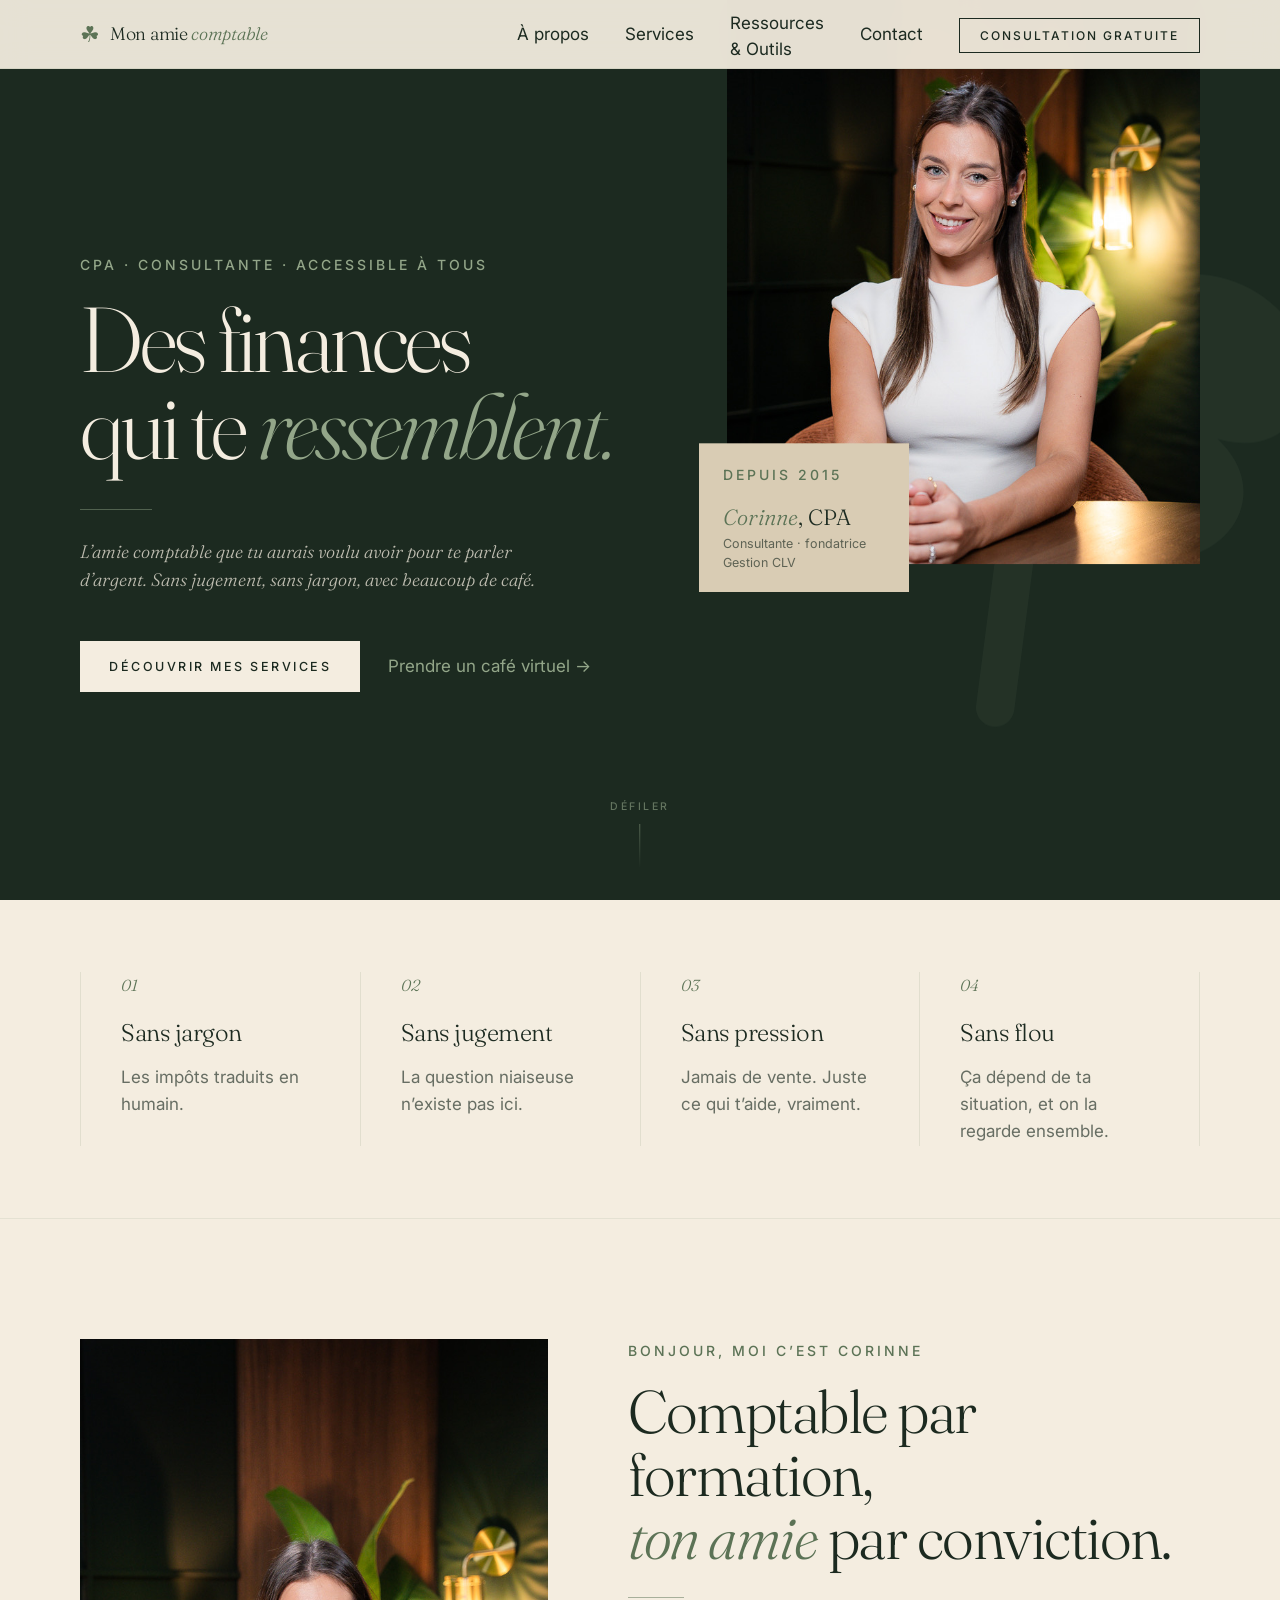
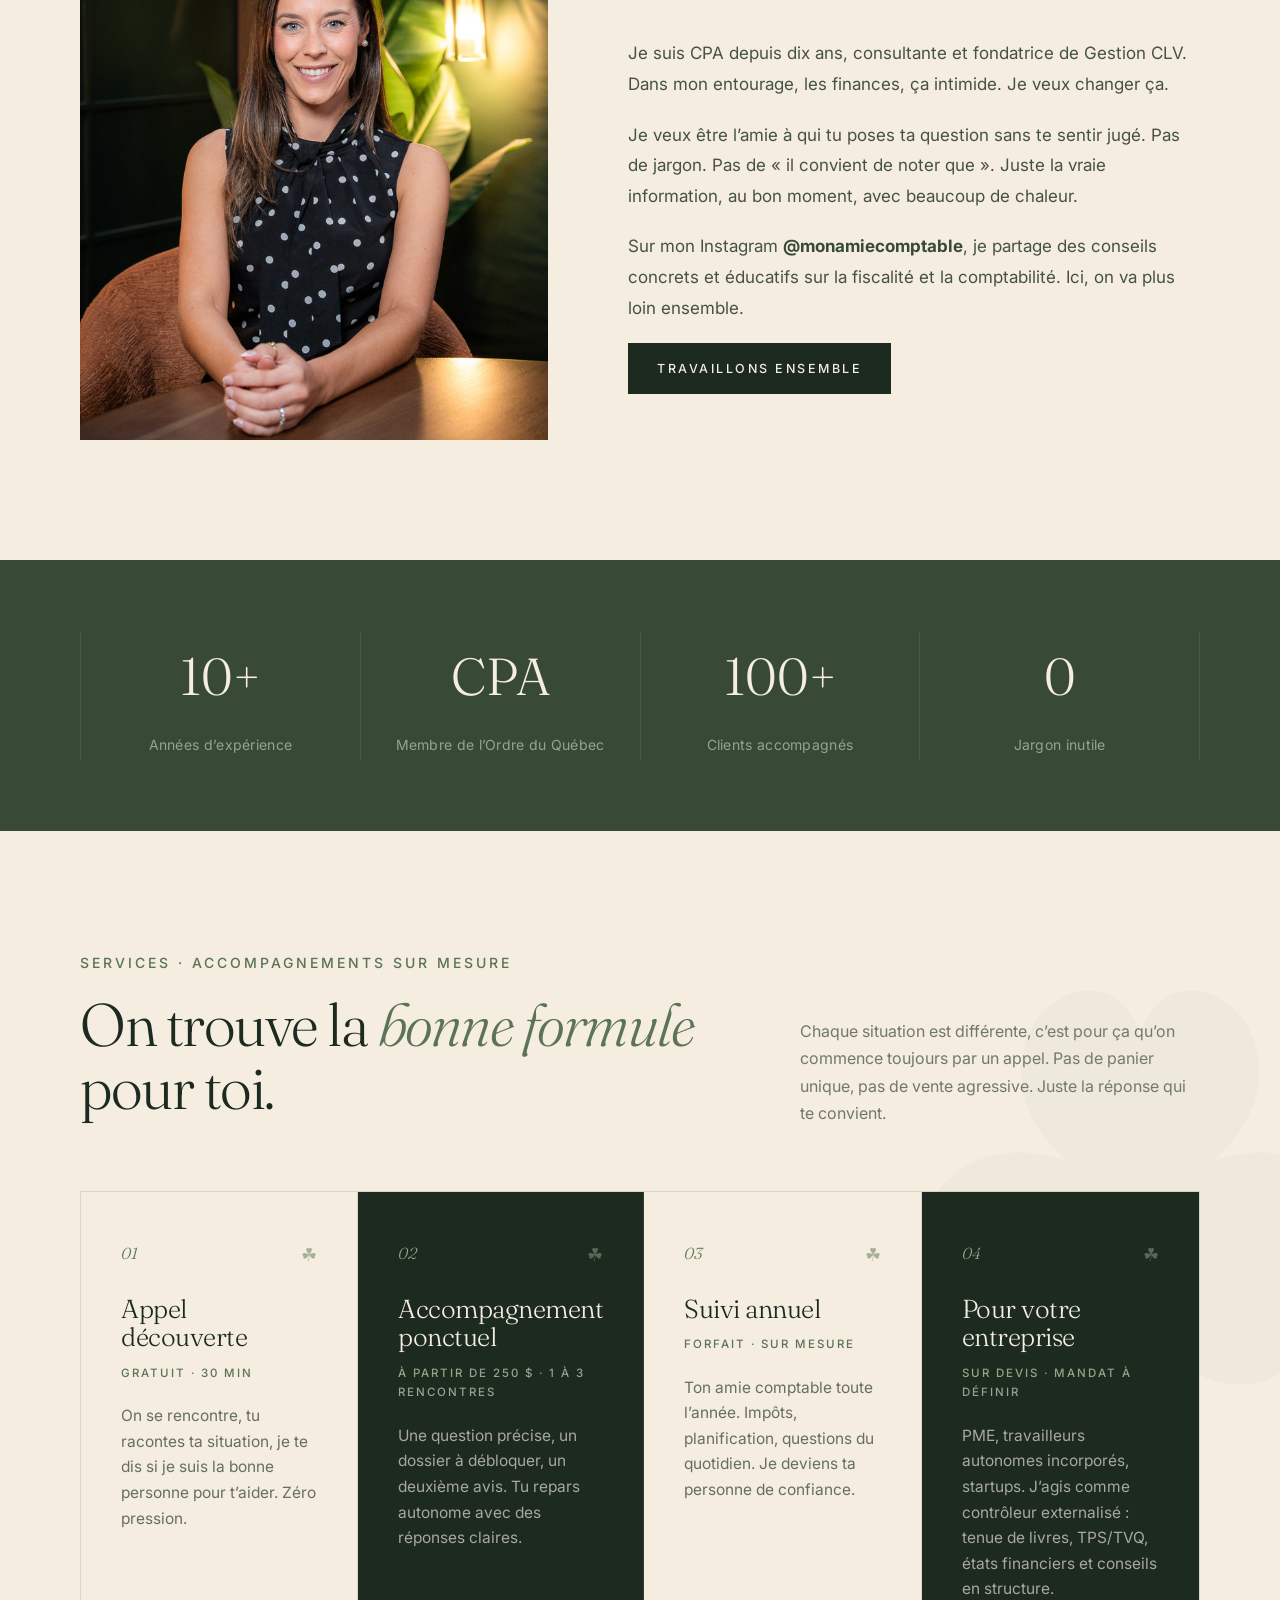
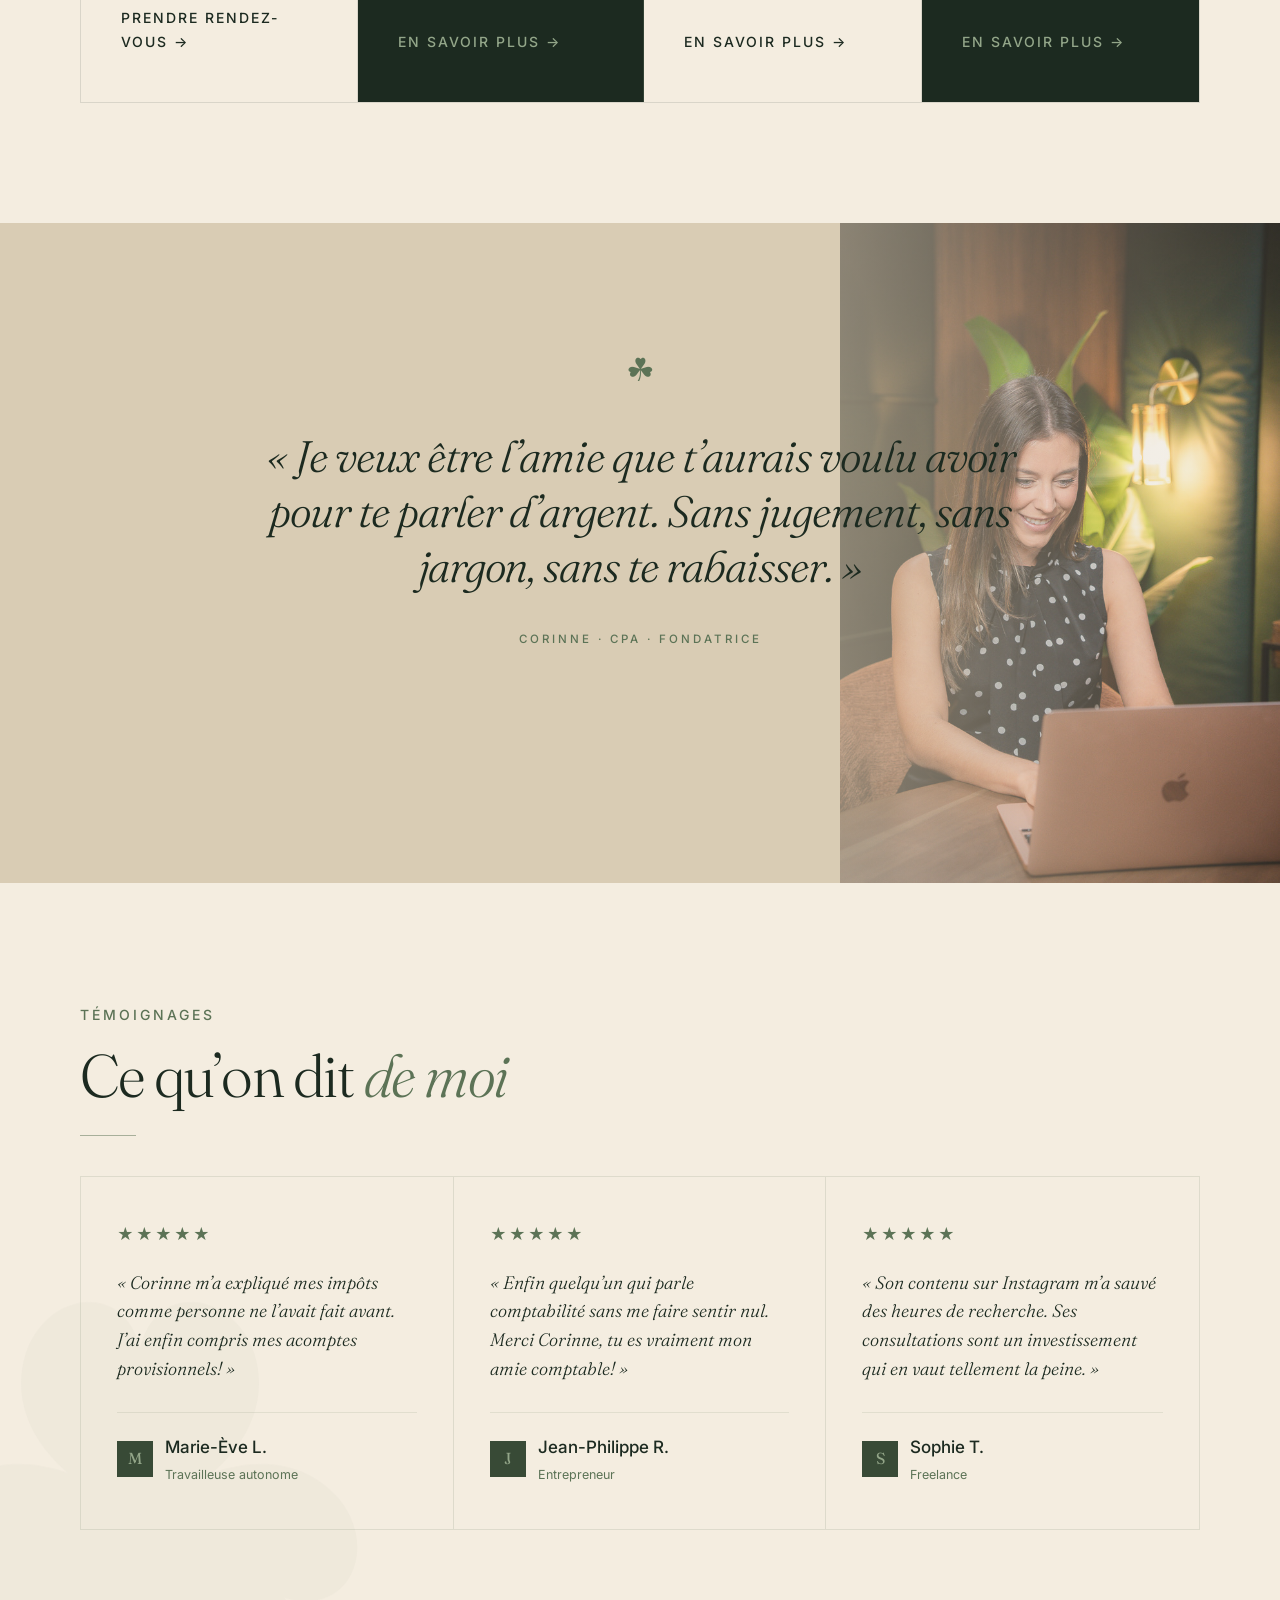
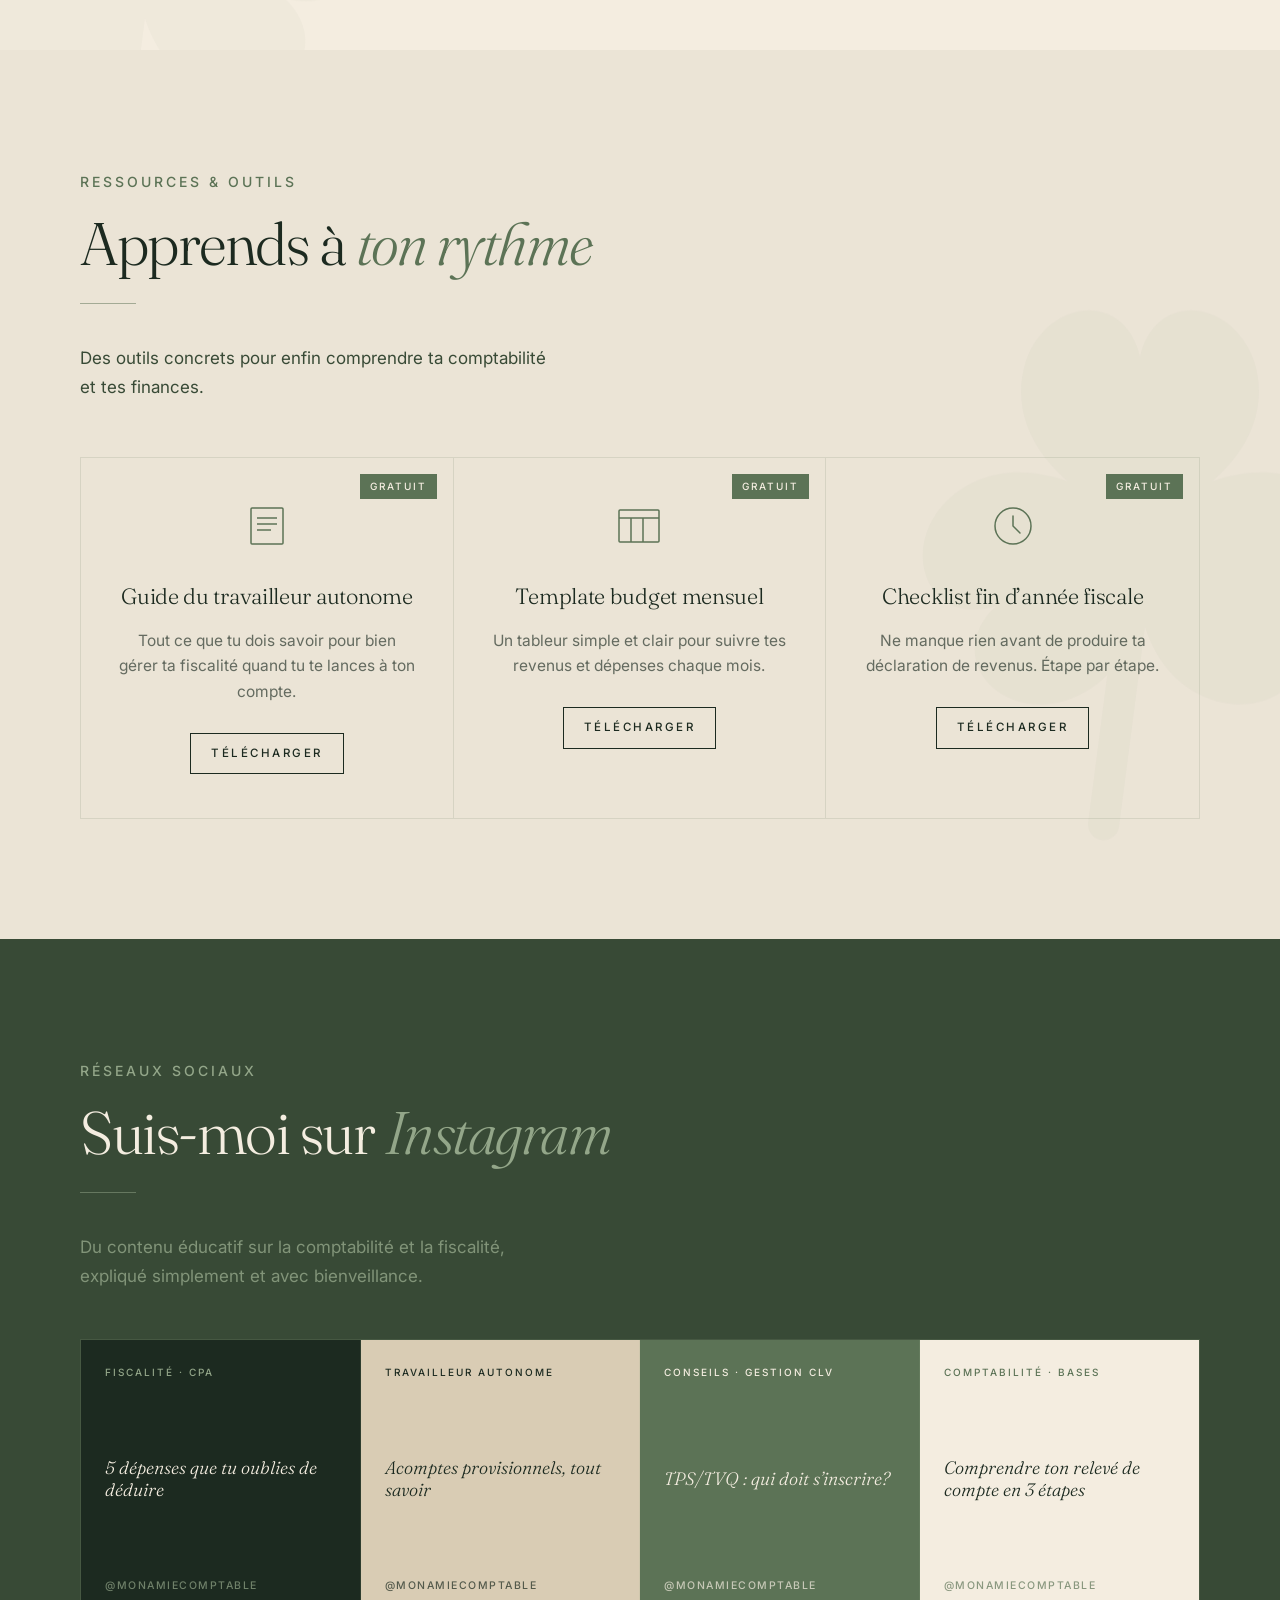
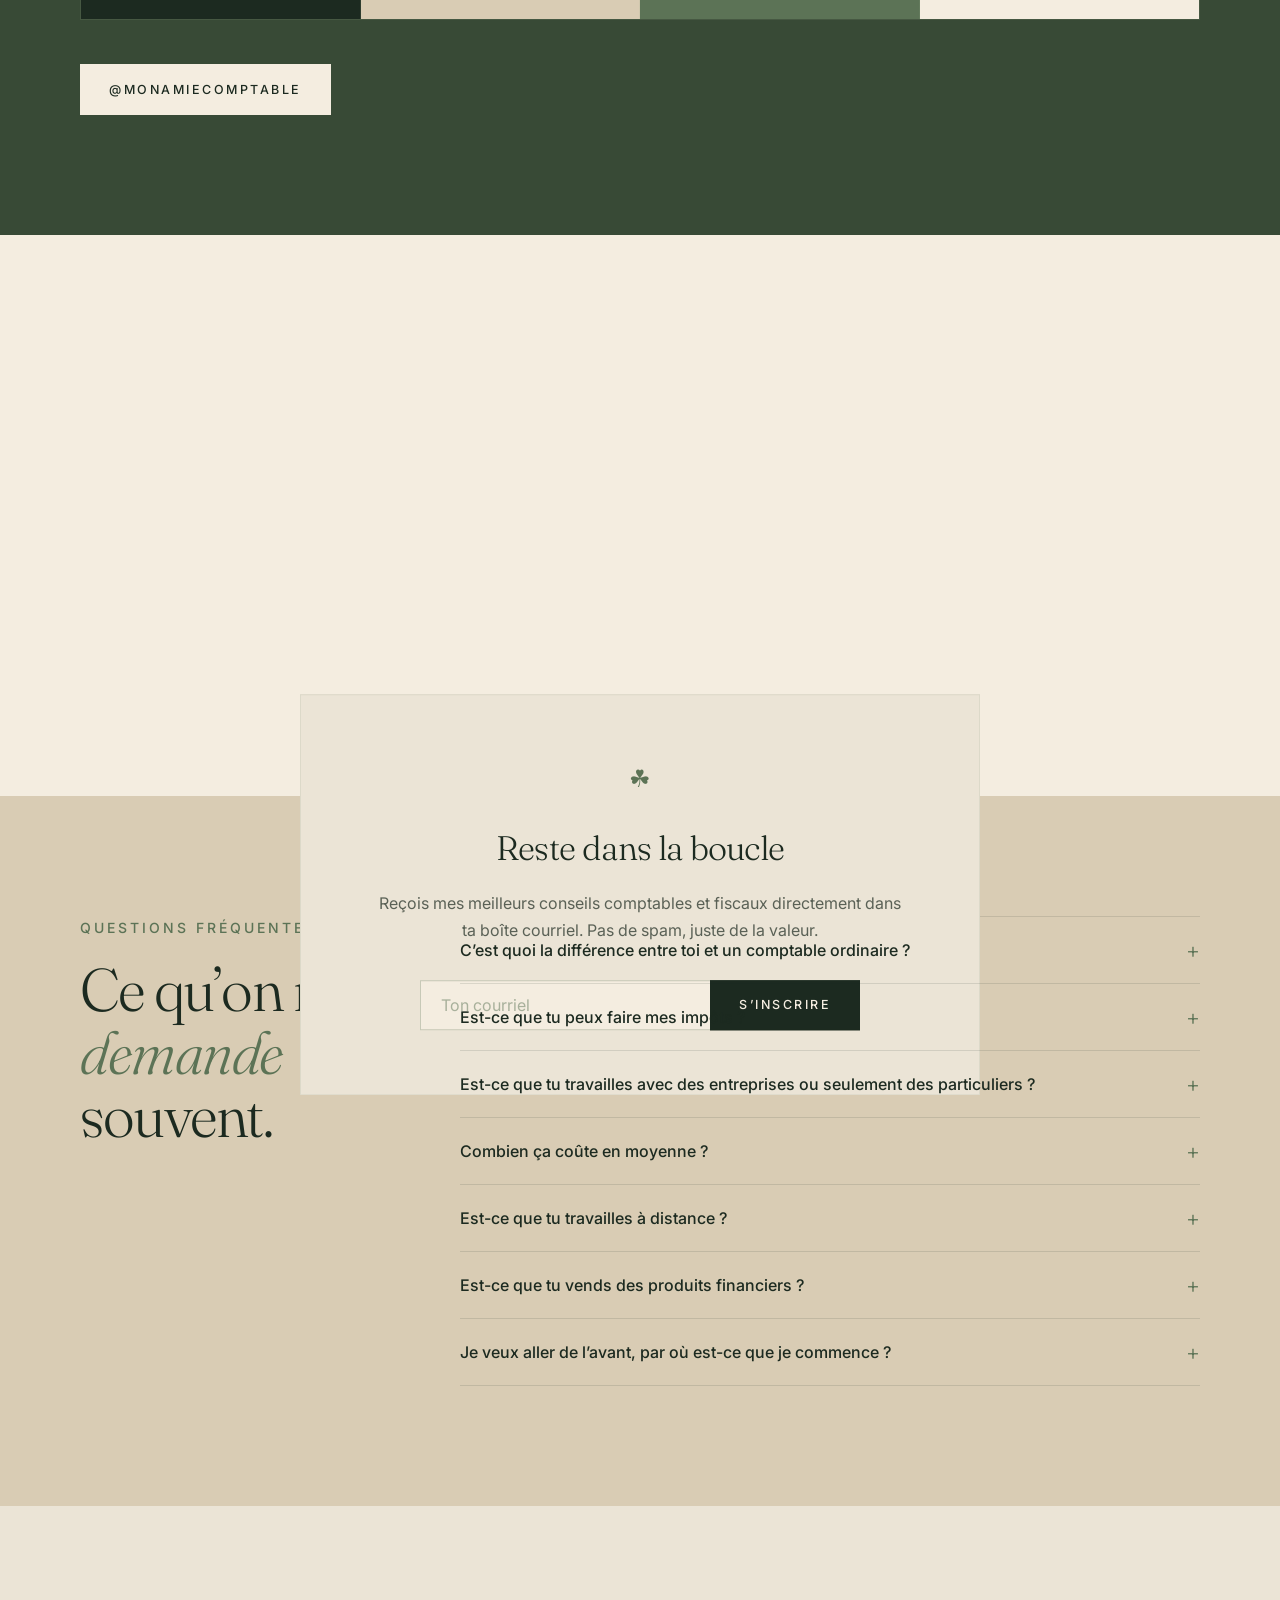
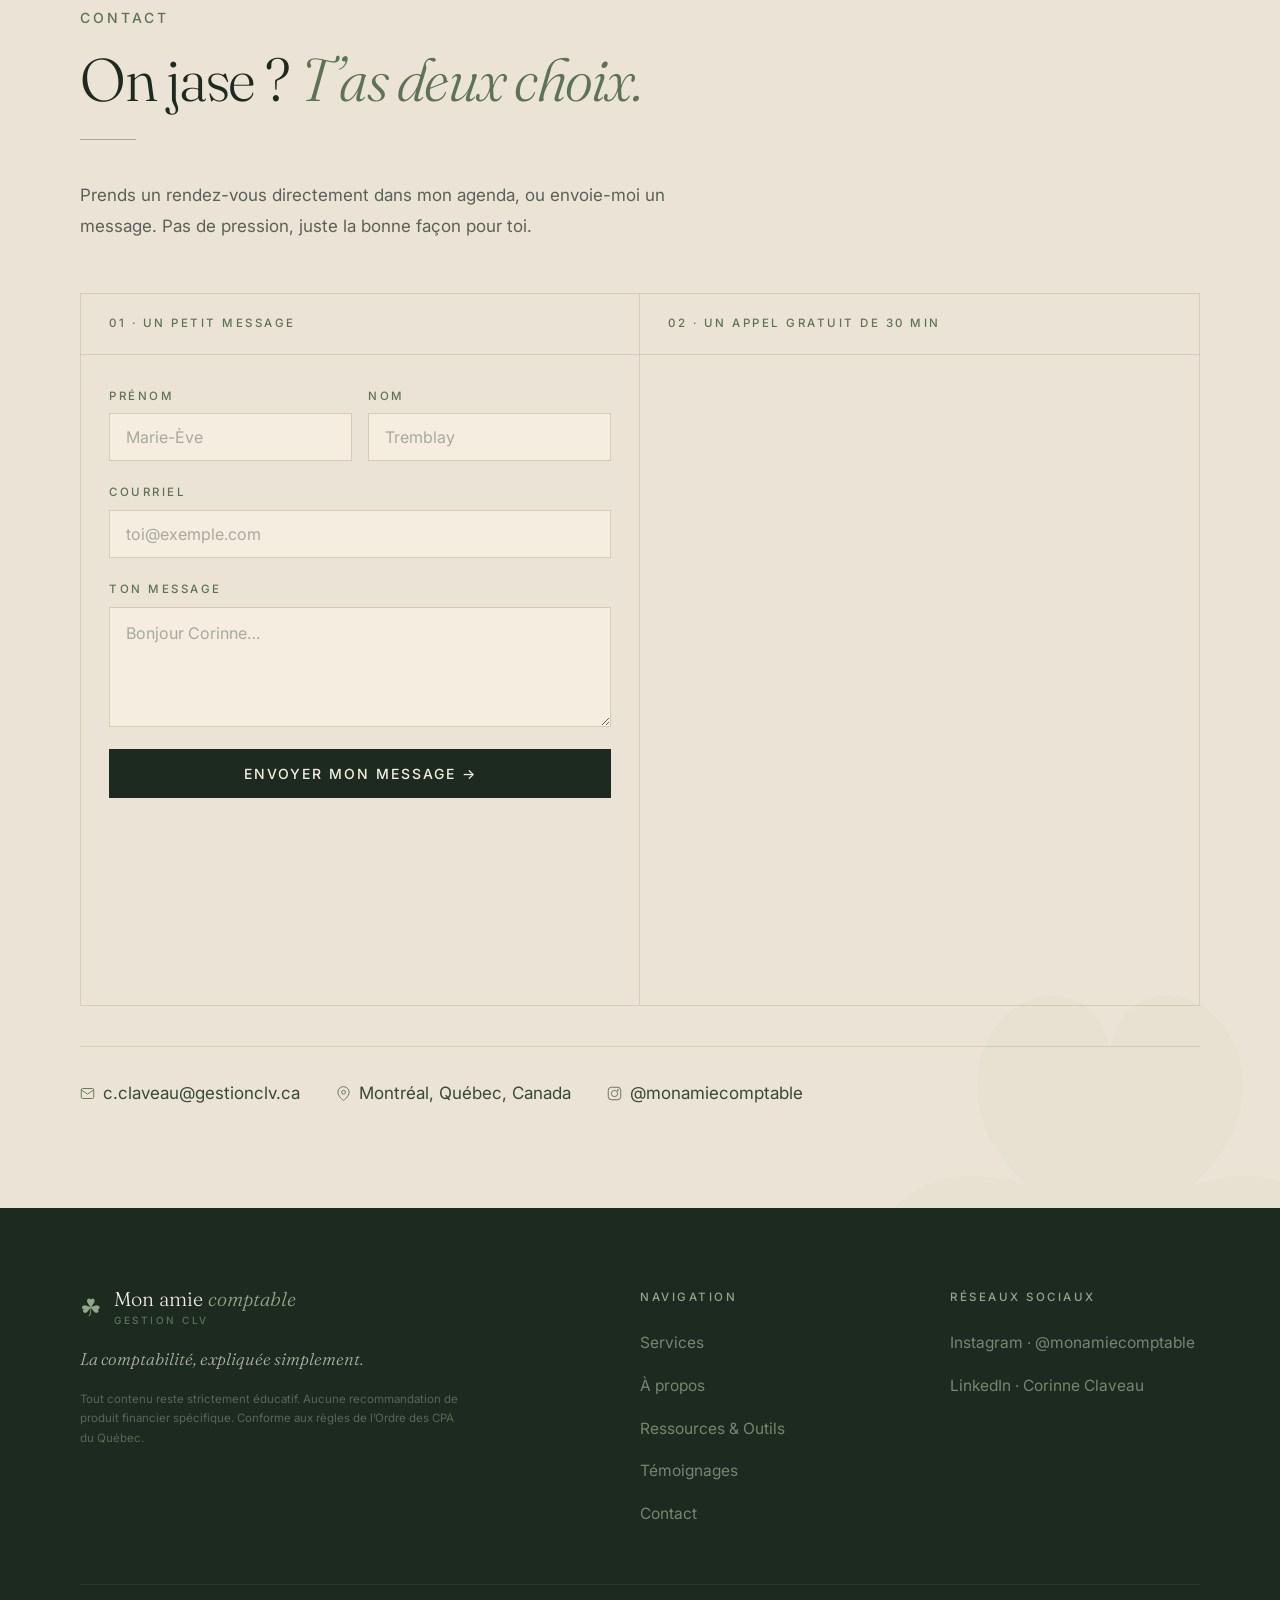
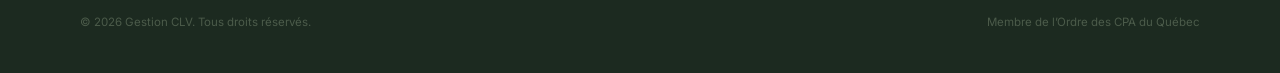
<file: index.html>
<!DOCTYPE html>
<html lang="fr-CA">
<head>
  <meta charset="UTF-8">
  <meta name="viewport" content="width=device-width, initial-scale=1.0">
  <title>Mon Amie Comptable - La comptabilité, expliquée simplement.</title>
  <meta name="description" content="Corinne est CPA membre de l'Ordre des CPA du Québec. Comptabilité accessible, humaine et sans jargon pour les travailleurs autonomes et entrepreneurs.">
  <meta name="keywords" content="CPA, comptable, Québec, fiscalité, travailleur autonome, entrepreneur, Mon Amie Comptable, Gestion CLV">
  <link rel="canonical" href="https://monamiecomptable.ca/">
  <meta name="theme-color" content="#1C2A20">
  <meta property="og:title" content="Mon Amie Comptable - La comptabilité, expliquée simplement.">
  <meta property="og:description" content="CPA membre de l'Ordre des CPA du Québec. Sans jargon, sans jugement.">
  <meta property="og:type" content="website">
  <meta property="og:url" content="https://monamiecomptable.ca/">
  <meta property="og:image" content="https://monamiecomptable.ca/images/corinne-hero.jpg">
  <meta property="og:image:width" content="683">
  <meta property="og:image:height" content="1024">
  <meta property="og:locale" content="fr_CA">
  <meta property="og:site_name" content="Mon Amie Comptable">
  <meta name="twitter:card" content="summary_large_image">
  <meta name="twitter:title" content="Mon Amie Comptable - La comptabilité, expliquée simplement.">
  <meta name="twitter:description" content="CPA membre de l'Ordre des CPA du Québec. Sans jargon, sans jugement.">
  <meta name="twitter:image" content="https://monamiecomptable.ca/images/corinne-hero.jpg">
  <link rel="preconnect" href="https://fonts.googleapis.com">
  <link rel="preconnect" href="https://fonts.gstatic.com" crossorigin>
  <link href="https://fonts.googleapis.com/css2?family=Fraunces:ital,opsz,wght@0,9..144,300;0,9..144,400;1,9..144,300;1,9..144,400&family=Inter:wght@300;400;500&display=swap" rel="stylesheet">
  <link rel="stylesheet" href="css/style.css">
  <link rel="icon" type="image/svg+xml" href="data:image/svg+xml,<svg xmlns='http://www.w3.org/2000/svg' viewBox='0 0 100 100'><rect width='100' height='100' fill='%231C2A20'/><text y='.85em' font-size='72' text-anchor='middle' x='50'>&#x2618;</text></svg>">
  <script type="application/ld+json">
  {
    "@context": "https://schema.org",
    "@type": "AccountingService",
    "name": "Mon Amie Comptable - Gestion CLV",
    "url": "https://monamiecomptable.ca/",
    "image": "https://monamiecomptable.ca/images/corinne-hero.jpg",
    "description": "Comptabilité accessible, humaine et sans jargon pour les travailleurs autonomes, entrepreneurs et PME. CPA membre de l'Ordre des CPA du Québec.",
    "email": "c.claveau@gestionclv.ca",
    "address": {
      "@type": "PostalAddress",
      "addressLocality": "Montréal",
      "addressRegion": "QC",
      "addressCountry": "CA"
    },
    "areaServed": "Québec, Canada",
    "founder": {
      "@type": "Person",
      "name": "Corinne Claveau",
      "jobTitle": "CPA",
      "sameAs": [
        "https://instagram.com/monamiecomptable",
        "https://linkedin.com/in/corinneclaveau/"
      ]
    },
    "sameAs": [
      "https://instagram.com/monamiecomptable",
      "https://linkedin.com/in/corinneclaveau/"
    ]
  }
  </script>
  <script type="application/ld+json">
  {
    "@context": "https://schema.org",
    "@type": "FAQPage",
    "mainEntity": [
      {
        "@type": "Question",
        "name": "C'est quoi la différence entre toi et un comptable ordinaire?",
        "acceptedAnswer": { "@type": "Answer", "text": "Je suis une CPA qui s'adapte à chaque personne. Mon rôle n'est pas juste de recevoir tes papiers et te remettre un chiffre à la fin. Je suis là pour t'expliquer, t'éduquer et faire en sorte que tu comprennes vraiment ce qu'on fait ensemble." }
      },
      {
        "@type": "Question",
        "name": "Est-ce que tu peux faire mes impôts?",
        "acceptedAnswer": { "@type": "Answer", "text": "Je ne fais pas tes impôts à ta place, mais je t'accompagne à chaque étape. On peut parcourir le processus ensemble pour que tu comprennes ce que tu fais et que tu restes aux commandes de tes finances. L'objectif, c'est ton autonomie." }
      },
      {
        "@type": "Question",
        "name": "Est-ce que tu travailles avec des entreprises ou seulement des particuliers?",
        "acceptedAnswer": { "@type": "Answer", "text": "Les deux. Ces derniers temps, mes mandats sont surtout avec des PME et des startups qui cherchent un appui comptable sur mesure, mais j'accompagne aussi des particuliers et des travailleurs autonomes." }
      },
      {
        "@type": "Question",
        "name": "Combien ça coûte en moyenne?",
        "acceptedAnswer": { "@type": "Answer", "text": "Ça varie selon le type de service et de client. Je t'invite à me contacter pour qu'on discute de ta situation et qu'on trouve la formule qui te convient." }
      },
      {
        "@type": "Question",
        "name": "Est-ce que tu travailles à distance?",
        "acceptedAnswer": { "@type": "Answer", "text": "Oui, tous mes services sont offerts à distance pour offrir la flexibilité dont mes clients ont besoin. Peu importe où tu es dans le monde, on peut travailler ensemble." }
      },
      {
        "@type": "Question",
        "name": "Est-ce que tu vends des produits financiers?",
        "acceptedAnswer": { "@type": "Answer", "text": "Non, jamais. Je ne te conseillerai jamais un produit financier ni ne te dirai dans quoi investir. Mais je peux t'aider à comprendre comment les utiliser, où aller chercher l'information et pourquoi c'est important de t'y intéresser." }
      },
      {
        "@type": "Question",
        "name": "Je veux aller de l'avant, par où est-ce que je commence?",
        "acceptedAnswer": { "@type": "Answer", "text": "C'est simple! On commence par un appel découverte gratuit de 30 minutes. Tu me poses tes questions, je prends le temps de comprendre ta situation et on apprend à se connaître. De là, on voit ensemble la meilleure façon d'avancer : un accompagnement sur mesure, ou simplement mes ressources et outils pour te donner le coup de pouce dont tu as besoin en finances et comptabilité." }
      }
    ]
  }
  </script>
</head>
<body>

  <!-- ==================== NAVIGATION ==================== -->
  <nav class="nav" id="nav">
    <div class="nav__container">
      <a href="#" class="nav__logo">
        <span class="nav__clover">&#9752;&#xFE0E;</span>
        <span class="nav__wordmark">Mon amie <em>comptable</em></span>
      </a>
      <button class="nav__toggle" id="navToggle" aria-label="Menu" aria-expanded="false" aria-controls="navMenu">
        <span></span>
        <span></span>
        <span></span>
      </button>
      <ul class="nav__menu" id="navMenu">
        <li><a href="#a-propos">À propos</a></li>
        <li><a href="#services">Services</a></li>
        <li><a href="#ressources">Ressources<span class="nav__link-sub">&amp; Outils</span></a></li>
        <li><a href="#contact">Contact</a></li>
        <li><a href="#contact" class="nav__cta">Consultation gratuite</a></li>
      </ul>
    </div>
  </nav>

  <!-- ==================== HERO ==================== -->
  <header class="hero" id="hero">
    <div class="hero__clover-bg" data-parallax="0.04" aria-hidden="true"><svg viewBox="0 0 100 120" fill="currentColor" xmlns="http://www.w3.org/2000/svg"><path d="M50,52 C34,46 24,34 28,21 C32,9 47,7 50,20 C53,7 68,9 72,21 C76,34 66,46 50,52Z"/><path d="M50,52 C34,46 24,34 28,21 C32,9 47,7 50,20 C53,7 68,9 72,21 C76,34 66,46 50,52Z" transform="rotate(120 50 52)"/><path d="M50,52 C34,46 24,34 28,21 C32,9 47,7 50,20 C53,7 68,9 72,21 C76,34 66,46 50,52Z" transform="rotate(240 50 52)"/><path d="M50,56 Q47,80 43,110" stroke="currentColor" stroke-width="6" fill="none" stroke-linecap="round"/></svg></div>
    <div class="hero__container">
      <div class="hero__content">
        <p class="eyebrow eyebrow--sage">CPA &middot; Consultante &middot; Accessible &agrave; tous</p>
        <h1 class="hero__title">
          Des finances<br>
          qui te <em>ressemblent.</em>
        </h1>
        <div class="hero__rule"></div>
        <p class="hero__tagline">
          L&rsquo;amie comptable que tu aurais voulu avoir pour te parler d&rsquo;argent. Sans jugement, sans jargon, avec beaucoup de caf&eacute;.
        </p>
        <div class="hero__actions">
          <a href="#services" class="btn btn--light">D&eacute;couvrir mes services</a>
          <a href="#contact" class="btn btn--ghost-light">Prendre un caf&eacute; virtuel &rarr;</a>
        </div>
      </div>
      <div class="hero__visual" data-parallax="0.15">
        <div class="hero__portrait">
          <div class="hero__portrait-inner">
            <img src="images/corinne-hero.jpg" alt="Corinne Claveau, CPA, Mon Amie Comptable" class="hero__portrait-img" width="683" height="1024" fetchpriority="high">
            <div class="hero__portrait-clover" aria-hidden="true">&#9752;&#xFE0E;</div>
          </div>
          <div class="hero__portrait-card">
            <p class="eyebrow eyebrow--dark">Depuis 2015</p>
            <div class="hero__card-name"><em>Corinne</em>, CPA</div>
            <p class="hero__card-sub">Consultante &middot; fondatrice Gestion CLV</p>
          </div>
        </div>
      </div>
    </div>
    <div class="hero__scroll">
      <span>D&eacute;filer</span>
      <div class="hero__scroll-line"></div>
    </div>
  </header>

  <!-- ==================== PROMISE STRIP ==================== -->
  <section class="promise">
    <div class="container">
      <div class="promise__grid">
        <div class="promise__item" data-animate>
          <div class="promise__number">01</div>
          <div class="promise__title">Sans jargon</div>
          <p class="promise__text">Les imp&ocirc;ts traduits en humain.</p>
        </div>
        <div class="promise__item" data-animate>
          <div class="promise__number">02</div>
          <div class="promise__title">Sans jugement</div>
          <p class="promise__text">La question niaiseuse n&rsquo;existe pas ici.</p>
        </div>
        <div class="promise__item" data-animate>
          <div class="promise__number">03</div>
          <div class="promise__title">Sans pression</div>
          <p class="promise__text">Jamais de vente. Juste ce qui t&rsquo;aide, vraiment.</p>
        </div>
        <div class="promise__item" data-animate>
          <div class="promise__number">04</div>
          <div class="promise__title">Sans flou</div>
          <p class="promise__text">&Ccedil;a d&eacute;pend de ta situation, et on la regarde ensemble.</p>
        </div>
      </div>
    </div>
  </section>

<!-- ==================== À PROPOS ==================== -->
  <section class="about" id="a-propos">
    <div class="container">
      <div class="about__grid">
        <div class="about__image-col">
          <div class="about__image-wrapper">
            <img src="images/corinne-travail-2.jpg" alt="Corinne Claveau, CPA" class="about__image" width="683" height="1024" loading="lazy" decoding="async">
          </div>
        </div>
        <div class="about__content">
          <p class="eyebrow">Bonjour, moi c&rsquo;est Corinne</p>
          <h2 class="section-title">
            Comptable par formation,<br>
            <em>ton amie</em> par conviction.
          </h2>
          <div class="rule"></div>
          <p class="about__text">
            Je suis CPA depuis dix ans, consultante et fondatrice de Gestion CLV. Dans mon entourage, les finances, &ccedil;a intimide. Je veux changer &ccedil;a.
          </p>
          <p class="about__text">
            Je veux &ecirc;tre l&rsquo;amie &agrave; qui tu poses ta question sans te sentir jug&eacute;. Pas de jargon. Pas de &laquo;&nbsp;il convient de noter que&nbsp;&raquo;. Juste la vraie information, au bon moment, avec beaucoup de chaleur.
          </p>
          <p class="about__text">
            Sur mon Instagram <strong>@monamiecomptable</strong>, je partage des conseils concrets et &eacute;ducatifs sur la fiscalit&eacute; et la comptabilit&eacute;. Ici, on va plus loin ensemble.
          </p>
          <a href="#contact" class="btn btn--dark">Travaillons ensemble</a>
        </div>
      </div>
    </div>
  </section>

  <!-- ==================== STATS ==================== -->
  <section class="stats">
    <div class="container">
      <div class="stats__grid">
        <div class="stats__item" data-animate>
          <span class="stats__number">10+</span>
          <span class="stats__desc">Ann&eacute;es d&rsquo;exp&eacute;rience</span>
        </div>
        <div class="stats__item" data-animate>
          <span class="stats__number">CPA</span>
          <span class="stats__desc">Membre de l&rsquo;Ordre du Qu&eacute;bec</span>
        </div>
        <div class="stats__item" data-animate>
          <span class="stats__number">100+</span>
          <span class="stats__desc">Clients accompagn&eacute;s</span>
        </div>
        <div class="stats__item" data-animate>
          <span class="stats__number">0</span>
          <span class="stats__desc">Jargon inutile</span>
        </div>
      </div>
    </div>
  </section>

  <!-- ==================== SERVICES ==================== -->
  <section class="services" id="services">
    <div class="section-clover-bg section-clover-bg--right" data-parallax="0.04" aria-hidden="true"><svg viewBox="0 0 100 120" fill="currentColor" xmlns="http://www.w3.org/2000/svg"><path d="M50,52 C34,46 24,34 28,21 C32,9 47,7 50,20 C53,7 68,9 72,21 C76,34 66,46 50,52Z"/><path d="M50,52 C34,46 24,34 28,21 C32,9 47,7 50,20 C53,7 68,9 72,21 C76,34 66,46 50,52Z" transform="rotate(120 50 52)"/><path d="M50,52 C34,46 24,34 28,21 C32,9 47,7 50,20 C53,7 68,9 72,21 C76,34 66,46 50,52Z" transform="rotate(240 50 52)"/><path d="M50,56 Q47,80 43,110" stroke="currentColor" stroke-width="6" fill="none" stroke-linecap="round"/></svg></div>
    <div class="container">
      <div class="services__header">
        <div>
          <p class="eyebrow">Services &middot; Accompagnements sur mesure</p>
          <h2 class="section-title">
            On trouve la <em>bonne formule</em><br>pour toi.
          </h2>
        </div>
        <p class="services__sub">
          Chaque situation est diff&eacute;rente, c&rsquo;est pour &ccedil;a qu&rsquo;on commence toujours par un appel. Pas de panier unique, pas de vente agressive. Juste la r&eacute;ponse qui te convient.
        </p>
      </div>
      <div class="services__grid">
        <div class="service-card" data-animate>
          <div class="service-card__top">
            <span class="service-card__num">01</span>
            <span class="service-card__clover" aria-hidden="true">&#9752;&#xFE0E;</span>
          </div>
          <h3 class="service-card__title">Appel d&eacute;couverte</h3>
          <div class="service-card__price">Gratuit &middot; 30 min</div>
          <p class="service-card__text">
            On se rencontre, tu racontes ta situation, je te dis si je suis la bonne personne pour t&rsquo;aider. Z&eacute;ro pression.
          </p>
          <a href="#contact" class="service-card__link">Prendre rendez-vous &rarr;</a>
        </div>
        <div class="service-card service-card--featured" data-animate>
          <div class="service-card__top">
            <span class="service-card__num">02</span>
            <span class="service-card__clover" aria-hidden="true">&#9752;&#xFE0E;</span>
          </div>
          <h3 class="service-card__title">Accompagnement ponctuel</h3>
          <div class="service-card__price">&Agrave; partir de 250&nbsp;$ &middot; 1 &agrave; 3 rencontres</div>
          <p class="service-card__text">
            Une question pr&eacute;cise, un dossier &agrave; d&eacute;bloquer, un deuxi&egrave;me avis. Tu repars autonome avec des r&eacute;ponses claires.
          </p>
          <a href="#contact" class="service-card__link">En savoir plus &rarr;</a>
        </div>
        <div class="service-card" data-animate>
          <div class="service-card__top">
            <span class="service-card__num">03</span>
            <span class="service-card__clover" aria-hidden="true">&#9752;&#xFE0E;</span>
          </div>
          <h3 class="service-card__title">Suivi annuel</h3>
          <div class="service-card__price">Forfait &middot; sur mesure</div>
          <p class="service-card__text">
            Ton amie comptable toute l&rsquo;ann&eacute;e. Imp&ocirc;ts, planification, questions du quotidien. Je deviens ta personne de confiance.
          </p>
          <a href="#contact" class="service-card__link">En savoir plus &rarr;</a>
        </div>
        <div class="service-card service-card--featured" data-animate>
          <div class="service-card__top">
            <span class="service-card__num">04</span>
            <span class="service-card__clover" aria-hidden="true">&#9752;&#xFE0E;</span>
          </div>
          <h3 class="service-card__title">Pour votre entreprise</h3>
          <div class="service-card__price">Sur devis &middot; Mandat &agrave; d&eacute;finir</div>
          <p class="service-card__text">
            PME, travailleurs autonomes incorpor&eacute;s, startups. J&rsquo;agis comme contr&ocirc;leur externalis&eacute;&nbsp;: tenue de livres, TPS/TVQ, &eacute;tats financiers et conseils en structure.
          </p>
          <a href="#contact" class="service-card__link">En savoir plus &rarr;</a>
        </div>
      </div>
    </div>
  </section>

  <!-- ==================== CITATION ÉDITORIALE ==================== -->
  <section class="editorial-quote">
    <div class="container">
      <div class="editorial-quote__inner" data-animate>
        <span class="editorial-quote__clover" aria-hidden="true">&#9752;&#xFE0E;</span>
        <blockquote class="editorial-quote__text">
          &laquo;&nbsp;Je veux &ecirc;tre l&rsquo;amie que t&rsquo;aurais voulu avoir pour te parler d&rsquo;argent. Sans jugement, sans jargon, sans te rabaisser.&nbsp;&raquo;
        </blockquote>
        <div class="editorial-quote__attr">Corinne &middot; CPA &middot; Fondatrice</div>
      </div>
    </div>
  </section>

<!-- ==================== TÉMOIGNAGES ==================== -->
  <section class="testimonials" id="temoignages">
    <div class="section-clover-bg section-clover-bg--left" data-parallax="0.04" aria-hidden="true"><svg viewBox="0 0 100 120" fill="currentColor" xmlns="http://www.w3.org/2000/svg"><path d="M50,52 C34,46 24,34 28,21 C32,9 47,7 50,20 C53,7 68,9 72,21 C76,34 66,46 50,52Z"/><path d="M50,52 C34,46 24,34 28,21 C32,9 47,7 50,20 C53,7 68,9 72,21 C76,34 66,46 50,52Z" transform="rotate(120 50 52)"/><path d="M50,52 C34,46 24,34 28,21 C32,9 47,7 50,20 C53,7 68,9 72,21 C76,34 66,46 50,52Z" transform="rotate(240 50 52)"/><path d="M50,56 Q47,80 43,110" stroke="currentColor" stroke-width="6" fill="none" stroke-linecap="round"/></svg></div>
    <div class="container">
      <p class="eyebrow">T&eacute;moignages</p>
      <h2 class="section-title">Ce qu&rsquo;on dit <em>de moi</em></h2>
      <div class="rule"></div>
      <div class="testimonials__grid">
        <div class="testimonial-card" data-animate>
          <div class="testimonial-card__stars">&#9733;&#9733;&#9733;&#9733;&#9733;</div>
          <blockquote class="testimonial-card__quote">
            &laquo;&nbsp;Corinne m&rsquo;a expliqu&eacute; mes imp&ocirc;ts comme personne ne l&rsquo;avait fait avant. J&rsquo;ai enfin compris mes acomptes provisionnels!&nbsp;&raquo;
          </blockquote>
          <div class="testimonial-card__author">
            <div class="testimonial-card__avatar">M</div>
            <div>
              <strong>Marie-&Egrave;ve L.</strong>
              <span>Travailleuse autonome</span>
            </div>
          </div>
        </div>
        <div class="testimonial-card" data-animate>
          <div class="testimonial-card__stars">&#9733;&#9733;&#9733;&#9733;&#9733;</div>
          <blockquote class="testimonial-card__quote">
            &laquo;&nbsp;Enfin quelqu&rsquo;un qui parle comptabilit&eacute; sans me faire sentir nul. Merci Corinne, tu es vraiment mon amie comptable!&nbsp;&raquo;
          </blockquote>
          <div class="testimonial-card__author">
            <div class="testimonial-card__avatar">J</div>
            <div>
              <strong>Jean-Philippe R.</strong>
              <span>Entrepreneur</span>
            </div>
          </div>
        </div>
        <div class="testimonial-card" data-animate>
          <div class="testimonial-card__stars">&#9733;&#9733;&#9733;&#9733;&#9733;</div>
          <blockquote class="testimonial-card__quote">
            &laquo;&nbsp;Son contenu sur Instagram m&rsquo;a sauv&eacute; des heures de recherche. Ses consultations sont un investissement qui en vaut tellement la peine.&nbsp;&raquo;
          </blockquote>
          <div class="testimonial-card__author">
            <div class="testimonial-card__avatar">S</div>
            <div>
              <strong>Sophie T.</strong>
              <span>Freelance</span>
            </div>
          </div>
        </div>
      </div>
    </div>
  </section>

<!-- ==================== RESSOURCES ==================== -->
  <section class="resources" id="ressources">
    <div class="section-clover-bg section-clover-bg--right" data-parallax="0.04" aria-hidden="true"><svg viewBox="0 0 100 120" fill="currentColor" xmlns="http://www.w3.org/2000/svg"><path d="M50,52 C34,46 24,34 28,21 C32,9 47,7 50,20 C53,7 68,9 72,21 C76,34 66,46 50,52Z"/><path d="M50,52 C34,46 24,34 28,21 C32,9 47,7 50,20 C53,7 68,9 72,21 C76,34 66,46 50,52Z" transform="rotate(120 50 52)"/><path d="M50,52 C34,46 24,34 28,21 C32,9 47,7 50,20 C53,7 68,9 72,21 C76,34 66,46 50,52Z" transform="rotate(240 50 52)"/><path d="M50,56 Q47,80 43,110" stroke="currentColor" stroke-width="6" fill="none" stroke-linecap="round"/></svg></div>
    <div class="container">
      <p class="eyebrow">Ressources &amp; Outils</p>
      <h2 class="section-title">Apprends &agrave; <em>ton rythme</em></h2>
      <div class="rule"></div>
      <p class="resources__intro">Des outils concrets pour enfin comprendre ta comptabilit&eacute; et tes finances.</p>
      <div class="resources__grid">
        <div class="resource-card" data-animate>
          <div class="resource-card__badge">GRATUIT</div>
          <div class="resource-card__icon">
            <svg viewBox="0 0 48 48" fill="none" xmlns="http://www.w3.org/2000/svg">
              <rect x="8" y="6" width="32" height="36" rx="1" stroke="currentColor" stroke-width="1.5"/>
              <line x1="14" y1="16" x2="34" y2="16" stroke="currentColor" stroke-width="1.5"/>
              <line x1="14" y1="22" x2="34" y2="22" stroke="currentColor" stroke-width="1.5"/>
              <line x1="14" y1="28" x2="28" y2="28" stroke="currentColor" stroke-width="1.5"/>
            </svg>
          </div>
          <h3 class="resource-card__title">Guide du travailleur autonome</h3>
          <p class="resource-card__text">Tout ce que tu dois savoir pour bien g&eacute;rer ta fiscalit&eacute; quand tu te lances &agrave; ton compte.</p>
          <a href="#contact" class="btn btn--outline btn--sm">T&eacute;l&eacute;charger</a>
        </div>
        <div class="resource-card" data-animate>
          <div class="resource-card__badge">GRATUIT</div>
          <div class="resource-card__icon">
            <svg viewBox="0 0 48 48" fill="none" xmlns="http://www.w3.org/2000/svg">
              <rect x="4" y="8" width="40" height="32" rx="1" stroke="currentColor" stroke-width="1.5"/>
              <line x1="4" y1="16" x2="44" y2="16" stroke="currentColor" stroke-width="1.5"/>
              <line x1="16" y1="16" x2="16" y2="40" stroke="currentColor" stroke-width="1.5"/>
              <line x1="28" y1="16" x2="28" y2="40" stroke="currentColor" stroke-width="1.5"/>
            </svg>
          </div>
          <h3 class="resource-card__title">Template budget mensuel</h3>
          <p class="resource-card__text">Un tableur simple et clair pour suivre tes revenus et d&eacute;penses chaque mois.</p>
          <a href="#contact" class="btn btn--outline btn--sm">T&eacute;l&eacute;charger</a>
        </div>
        <div class="resource-card" data-animate>
          <div class="resource-card__badge">GRATUIT</div>
          <div class="resource-card__icon">
            <svg viewBox="0 0 48 48" fill="none" xmlns="http://www.w3.org/2000/svg">
              <circle cx="24" cy="24" r="18" stroke="currentColor" stroke-width="1.5"/>
              <path d="M24 14v10l7 7" stroke="currentColor" stroke-width="1.5" stroke-linecap="round"/>
            </svg>
          </div>
          <h3 class="resource-card__title">Checklist fin d&rsquo;ann&eacute;e fiscale</h3>
          <p class="resource-card__text">Ne manque rien avant de produire ta d&eacute;claration de revenus. &Eacute;tape par &eacute;tape.</p>
          <a href="#contact" class="btn btn--outline btn--sm">T&eacute;l&eacute;charger</a>
        </div>
      </div>
    </div>
  </section>

  <!-- ==================== INSTAGRAM ==================== -->
  <section class="instagram">
    <div class="container">
      <p class="eyebrow eyebrow--sage">R&eacute;seaux sociaux</p>
      <h2 class="section-title section-title--light">Suis-moi sur <em>Instagram</em></h2>
      <div class="rule rule--light"></div>
      <p class="instagram__intro">Du contenu &eacute;ducatif sur la comptabilit&eacute; et la fiscalit&eacute;, expliqu&eacute; simplement et avec bienveillance.</p>
      <div class="instagram__grid">
        <a href="https://instagram.com/monamiecomptable" target="_blank" rel="noopener" class="instagram__post instagram__post--foret" data-animate>
          <div class="instagram__post-inner">
            <span class="instagram__post-label">FISCALIT&Eacute; &middot; CPA</span>
            <span class="instagram__post-title">5 d&eacute;penses que tu oublies de d&eacute;duire</span>
            <span class="instagram__post-handle">@monamiecomptable</span>
          </div>
        </a>
        <a href="https://instagram.com/monamiecomptable" target="_blank" rel="noopener" class="instagram__post instagram__post--sable" data-animate>
          <div class="instagram__post-inner">
            <span class="instagram__post-label">TRAVAILLEUR AUTONOME</span>
            <span class="instagram__post-title">Acomptes provisionnels, tout savoir</span>
            <span class="instagram__post-handle">@monamiecomptable</span>
          </div>
        </a>
        <a href="https://instagram.com/monamiecomptable" target="_blank" rel="noopener" class="instagram__post instagram__post--sauge" data-animate>
          <div class="instagram__post-inner">
            <span class="instagram__post-label">CONSEILS &middot; GESTION CLV</span>
            <span class="instagram__post-title">TPS/TVQ&nbsp;: qui doit s&rsquo;inscrire?</span>
            <span class="instagram__post-handle">@monamiecomptable</span>
          </div>
        </a>
        <a href="https://instagram.com/monamiecomptable" target="_blank" rel="noopener" class="instagram__post instagram__post--cream" data-animate>
          <div class="instagram__post-inner">
            <span class="instagram__post-label">COMPTABILIT&Eacute; &middot; BASES</span>
            <span class="instagram__post-title">Comprendre ton relev&eacute; de compte en 3 &eacute;tapes</span>
            <span class="instagram__post-handle">@monamiecomptable</span>
          </div>
        </a>
      </div>
      <div class="instagram__cta">
        <a href="https://instagram.com/monamiecomptable" target="_blank" rel="noopener" class="btn btn--light">@monamiecomptable</a>
      </div>
    </div>
  </section>

  <!-- ==================== NEWSLETTER ==================== -->
  <section class="newsletter">
    <div class="container">
      <div class="newsletter__box" data-parallax="0.06">
        <span class="newsletter__clover" aria-hidden="true">&#9752;&#xFE0E;</span>
        <h2 class="newsletter__title">Reste dans la boucle</h2>
        <p class="newsletter__text">
          Re&ccedil;ois mes meilleurs conseils comptables et fiscaux directement dans ta bo&icirc;te courriel. Pas de spam, juste de la valeur.
        </p>
        <form class="newsletter__form" id="newsletterForm"
              action="https://formspree.io/f/xwvarlwq" method="POST">
          <input type="hidden" name="_subject" value="Nouvelle inscription &agrave; l'infolettre">
          <input type="hidden" name="source" value="infolettre">
          <input type="email" name="courriel" placeholder="Ton courriel" class="newsletter__input" required autocomplete="email">
          <button type="submit" class="btn btn--dark">S&rsquo;inscrire</button>
        </form>
      </div>
    </div>
  </section>

  <!-- ==================== FAQ ==================== -->
  <section class="faq" id="faq">
    <div class="container">
      <div class="faq__layout">
        <div class="faq__intro">
          <p class="eyebrow">Questions fr&eacute;quentes</p>
          <h2 class="section-title">Ce qu&rsquo;on me <em>demande</em><br>souvent.</h2>
        </div>
        <div class="faq__list">
          <div class="faq__item" data-animate>
            <button class="faq__question" aria-expanded="false">
              <span>C&rsquo;est quoi la diff&eacute;rence entre toi et un comptable ordinaire&nbsp;?</span>
              <span class="faq__icon" aria-hidden="true">+</span>
            </button>
            <div class="faq__answer" hidden>
              <p>Je suis une CPA qui s&rsquo;adapte &agrave; chaque personne. Mon r&ocirc;le n&rsquo;est pas juste de recevoir tes papiers et te remettre un chiffre &agrave; la fin. Je suis l&agrave; pour t&rsquo;expliquer, t&rsquo;&eacute;duquer et faire en sorte que tu comprennes vraiment ce qu&rsquo;on fait ensemble.</p>
            </div>
          </div>
          <div class="faq__item" data-animate>
            <button class="faq__question" aria-expanded="false">
              <span>Est-ce que tu peux faire mes imp&ocirc;ts&nbsp;?</span>
              <span class="faq__icon" aria-hidden="true">+</span>
            </button>
            <div class="faq__answer" hidden>
              <p>Je ne fais pas tes imp&ocirc;ts &agrave; ta place, mais je t&rsquo;accompagne &agrave; chaque &eacute;tape. On peut parcourir le processus ensemble pour que tu comprennes ce que tu fais et que tu restes aux commandes de tes finances. L&rsquo;objectif, c&rsquo;est ton autonomie.</p>
            </div>
          </div>
          <div class="faq__item" data-animate>
            <button class="faq__question" aria-expanded="false">
              <span>Est-ce que tu travailles avec des entreprises ou seulement des particuliers&nbsp;?</span>
              <span class="faq__icon" aria-hidden="true">+</span>
            </button>
            <div class="faq__answer" hidden>
              <p>Les deux. Ces derniers temps, mes mandats sont surtout avec des PME et des startups qui cherchent un appui comptable sur mesure, mais j&rsquo;accompagne aussi des particuliers et des travailleurs autonomes.</p>
            </div>
          </div>
          <div class="faq__item" data-animate>
            <button class="faq__question" aria-expanded="false">
              <span>Combien &ccedil;a co&ucirc;te en moyenne&nbsp;?</span>
              <span class="faq__icon" aria-hidden="true">+</span>
            </button>
            <div class="faq__answer" hidden>
              <p>&Ccedil;a varie selon le type de service et de client. Je t&rsquo;invite &agrave; me contacter pour qu&rsquo;on discute de ta situation et qu&rsquo;on trouve la formule qui te convient.</p>
            </div>
          </div>
          <div class="faq__item" data-animate>
            <button class="faq__question" aria-expanded="false">
              <span>Est-ce que tu travailles &agrave; distance&nbsp;?</span>
              <span class="faq__icon" aria-hidden="true">+</span>
            </button>
            <div class="faq__answer" hidden>
              <p>Oui, tous mes services sont offerts &agrave; distance pour offrir la flexibilit&eacute; dont mes clients ont besoin. Peu importe o&ugrave; tu es dans le monde, on peut travailler ensemble.</p>
            </div>
          </div>
          <div class="faq__item" data-animate>
            <button class="faq__question" aria-expanded="false">
              <span>Est-ce que tu vends des produits financiers&nbsp;?</span>
              <span class="faq__icon" aria-hidden="true">+</span>
            </button>
            <div class="faq__answer" hidden>
              <p>Non, jamais. Je ne te conseillerai jamais un produit financier ni ne te dirai dans quoi investir. Mais je peux t&rsquo;aider &agrave; comprendre comment les utiliser, o&ugrave; aller chercher l&rsquo;information et pourquoi c&rsquo;est important de t&rsquo;y int&eacute;resser.</p>
            </div>
          </div>
          <div class="faq__item" data-animate>
            <button class="faq__question" aria-expanded="false">
              <span>Je veux aller de l&rsquo;avant, par o&ugrave; est-ce que je commence&nbsp;?</span>
              <span class="faq__icon" aria-hidden="true">+</span>
            </button>
            <div class="faq__answer" hidden>
              <p>C&rsquo;est simple&nbsp;! On commence par un appel d&eacute;couverte gratuit de 30 minutes. Tu me poses tes questions, je prends le temps de comprendre ta situation et on apprend &agrave; se conna&icirc;tre. De l&agrave;, on voit ensemble la meilleure fa&ccedil;on d&rsquo;avancer&nbsp;: un accompagnement sur mesure, ou simplement mes ressources et outils pour te donner le coup de pouce dont tu as besoin en finances et comptabilit&eacute;.</p>
            </div>
          </div>
        </div>
      </div>
    </div>
  </section>

  <!-- ==================== CONTACT ==================== -->
  <section class="contact" id="contact">
    <div class="contact__clover-bg" data-parallax="0.04" aria-hidden="true"><svg viewBox="0 0 100 120" fill="currentColor" xmlns="http://www.w3.org/2000/svg"><path d="M50,52 C34,46 24,34 28,21 C32,9 47,7 50,20 C53,7 68,9 72,21 C76,34 66,46 50,52Z"/><path d="M50,52 C34,46 24,34 28,21 C32,9 47,7 50,20 C53,7 68,9 72,21 C76,34 66,46 50,52Z" transform="rotate(120 50 52)"/><path d="M50,52 C34,46 24,34 28,21 C32,9 47,7 50,20 C53,7 68,9 72,21 C76,34 66,46 50,52Z" transform="rotate(240 50 52)"/><path d="M50,56 Q47,80 43,110" stroke="currentColor" stroke-width="6" fill="none" stroke-linecap="round"/></svg></div>
    <div class="container">

      <!-- En-tête -->
      <div class="contact__header">
        <p class="eyebrow">Contact</p>
        <h2 class="section-title">On jase&nbsp;? <em>T&rsquo;as deux choix.</em></h2>
        <div class="rule"></div>
        <p class="contact__intro">
          Prends un rendez-vous directement dans mon agenda, ou envoie-moi un message. Pas de pression, juste la bonne fa&ccedil;on pour toi.
        </p>
      </div>

      <!-- Deux panneaux : Message | Calendly -->
      <div class="contact__panels">

        <div class="contact__panel">
          <p class="contact__panel-eyebrow">01 &middot; Un petit message</p>
          <div class="contact__form-wrap">
            <!-- Pour activer l'envoi par courriel :
                 1. Va sur formspree.io et crée un compte gratuit
                 2. Crée un formulaire, copie l'ID (ex: xabc1234)
                 3. Remplace YOUR_FORM_ID ci-dessous par cet ID -->
            <form class="contact__form" id="contactForm"
                  action="https://formspree.io/f/xwvarlwq"
                  method="POST">
              <div class="contact__form-row">
                <div class="contact__form-group">
                  <label class="contact__form-label" for="cName">Pr&eacute;nom</label>
                  <input class="contact__form-input" type="text" id="cName"
                         name="prenom" placeholder="Marie-&Egrave;ve"
                         required autocomplete="given-name">
                </div>
                <div class="contact__form-group">
                  <label class="contact__form-label" for="cLast">Nom</label>
                  <input class="contact__form-input" type="text" id="cLast"
                         name="nom" placeholder="Tremblay"
                         autocomplete="family-name">
                </div>
              </div>
              <div class="contact__form-group">
                <label class="contact__form-label" for="cEmail">Courriel</label>
                <input class="contact__form-input" type="email" id="cEmail"
                       name="courriel" placeholder="toi@exemple.com"
                       required autocomplete="email">
              </div>
              <div class="contact__form-group">
                <label class="contact__form-label" for="cMsg">Ton message</label>
                <textarea class="contact__form-textarea" id="cMsg"
                          name="message"
                          placeholder="Bonjour Corinne&hellip;"
                          required></textarea>
              </div>
              <input type="text" name="_gotcha" style="display:none">
              <button type="submit" class="contact__form-submit">
                Envoyer mon message &rarr;
              </button>
              <p class="contact__form-success" id="contactSuccess" aria-live="polite">
                Merci d&rsquo;avoir soumis. J&rsquo;ai bien re&ccedil;u ton message. Je communiquerai avec toi dans les prochains 48&nbsp;heures.
              </p>
            </form>
          </div>
        </div>

        <div class="contact__panel">
          <p class="contact__panel-eyebrow">02 &middot; Un appel gratuit de 30 min</p>
          <div class="calendly-inline-widget"
            data-url="https://calendly.com/c-claveau-gestionclv/30min?hide_event_type_details=1&hide_gdpr_banner=1"
            style="min-width:280px;height:650px;">
          </div>
          <script type="text/javascript" src="https://assets.calendly.com/assets/external/widget.js" async></script>
        </div>

      </div>

      <!-- Coordonnées -->
      <div class="contact__details-row">
        <div class="contact__detail">
          <svg viewBox="0 0 24 24" fill="none" stroke="currentColor" stroke-width="1.5" width="15" height="15"><path d="M4 4h16c1.1 0 2 .9 2 2v12c0 1.1-.9 2-2 2H4c-1.1 0-2-.9-2-2V6c0-1.1.9-2 2-2z"/><polyline points="22,6 12,13 2,6"/></svg>
          <span>c.claveau@gestionclv.ca</span>
        </div>
        <div class="contact__detail">
          <svg viewBox="0 0 24 24" fill="none" stroke="currentColor" stroke-width="1.5" width="15" height="15"><path d="M21 10c0 7-9 13-9 13s-9-6-9-13a9 9 0 0 1 18 0z"/><circle cx="12" cy="10" r="3"/></svg>
          <span>Montr&eacute;al, Qu&eacute;bec, Canada</span>
        </div>
        <div class="contact__detail">
          <svg viewBox="0 0 24 24" fill="none" stroke="currentColor" stroke-width="1.5" width="15" height="15"><rect x="2" y="2" width="20" height="20" rx="5"/><circle cx="12" cy="12" r="5"/><circle cx="17.5" cy="6.5" r="1.5" fill="currentColor" stroke="none"/></svg>
          <a href="https://instagram.com/monamiecomptable" target="_blank" rel="noopener" class="contact__social-link">@monamiecomptable</a>
        </div>
      </div>

    </div>
  </section>

  <!-- ==================== FOOTER ==================== -->
  <footer class="footer">
    <div class="container">
      <div class="footer__grid">
        <div class="footer__brand">
          <div class="footer__logo">
            <span class="footer__clover">&#9752;&#xFE0E;</span>
            <div>
              <span class="footer__brand-name">Mon amie <em>comptable</em></span>
              <span class="footer__brand-sub">GESTION CLV</span>
            </div>
          </div>
          <p class="footer__tagline">La comptabilit&eacute;, expliqu&eacute;e simplement.</p>
          <p class="footer__legal">
            Tout contenu reste strictement &eacute;ducatif. Aucune recommandation de produit financier sp&eacute;cifique.
            Conforme aux r&egrave;gles de l&rsquo;Ordre des CPA du Qu&eacute;bec.
          </p>
        </div>
        <div class="footer__nav">
          <h4>Navigation</h4>
          <ul>
            <li><a href="#services">Services</a></li>
            <li><a href="#a-propos">&Agrave; propos</a></li>
            <li><a href="#ressources">Ressources &amp; Outils</a></li>
            <li><a href="#temoignages">T&eacute;moignages</a></li>
            <li><a href="#contact">Contact</a></li>
          </ul>
        </div>
        <div class="footer__nav">
          <h4>R&eacute;seaux sociaux</h4>
          <ul>
            <li><a href="https://instagram.com/monamiecomptable" target="_blank" rel="noopener">Instagram &middot; @monamiecomptable</a></li>
            <li><a href="https://linkedin.com/in/corinneclaveau/" target="_blank" rel="noopener">LinkedIn &middot; Corinne Claveau</a></li>
          </ul>
        </div>
      </div>
      <div class="footer__bottom">
        <p>&copy; 2026 Gestion CLV. Tous droits r&eacute;serv&eacute;s.</p>
        <p>Membre de l&rsquo;Ordre des CPA du Qu&eacute;bec</p>
      </div>
    </div>
  </footer>

  <script src="js/main.js"></script>
</body>
</html>
</file>
<file: css/style.css>
/* ============================================================
   MON AMIE COMPTABLE — Gestion CLV
   Charte de marque V3 — Avril 2026

   Palette Sauge & Crème :
   - Forêt:        #1C2A20
   - Sauge profond:#384A36
   - Sauge:        #5C7356
   - Sauge claire: #93A689
   - Crème:        #F4EDE0
   - Ivoire:       #EBE4D6
   - Sable:        #D9CCB4

   Typographie :
   - Titres:  Fraunces (variable, opsz)
   - Corps:   Inter
   ============================================================ */

/* -------------------- VARIABLES -------------------- */
:root {
  --foret:        #1C2A20;
  --sauge-deep:   #384A36;
  --sauge:        #5C7356;
  --sauge-soft:   #93A689;
  --cream:        #F4EDE0;
  --ivoire:       #EBE4D6;
  --sable:        #D9CCB4;
  --serif:        'Fraunces', Georgia, serif;
  --sans:         'Inter', -apple-system, BlinkMacSystemFont, sans-serif;
}

/* -------------------- RESET & BASE -------------------- */
*, *::before, *::after {
  margin: 0;
  padding: 0;
  box-sizing: border-box;
}

html {
  scroll-behavior: smooth;
  font-size: 18px;
}

body {
  font-family: var(--sans);
  font-weight: 400;
  color: var(--foret);
  background-color: var(--cream);
  line-height: 1.7;
  -webkit-font-smoothing: antialiased;
  -moz-osx-font-smoothing: grayscale;
}

img { max-width: 100%; display: block; }
a { color: inherit; text-decoration: none; }
ul { list-style: none; }

/* -------------------- UTILITIES -------------------- */
.container {
  max-width: 1200px;
  margin: 0 auto;
  padding: 0 40px;
}

/* Eyebrow label */
.eyebrow {
  font-family: var(--sans);
  font-weight: 500;
  font-size: 14px;
  letter-spacing: 3px;
  text-transform: uppercase;
  color: var(--sauge);
  margin-bottom: 18px;
  display: block;
}
.eyebrow--sage  { color: var(--sauge-soft); }
.eyebrow--dark  { color: var(--sauge); }

/* Section title */
.section-title {
  font-family: var(--serif);
  font-weight: 300;
  font-size: clamp(36px, 5vw, 60px);
  line-height: 1.05;
  letter-spacing: -1.5px;
  color: var(--foret);
  margin-bottom: 8px;
  font-variation-settings: "opsz" 72;
}
.section-title em {
  font-style: italic;
  color: var(--sauge);
}
.section-title--light {
  color: var(--cream);
}
.section-title--light em {
  color: var(--sauge-soft);
}

/* Thin rule divider */
.rule {
  width: 56px;
  height: 1px;
  background-color: rgba(92, 115, 86, 0.5);
  margin: 28px 0 40px;
}
.rule--light {
  background-color: rgba(147, 166, 137, 0.5);
}

/* -------------------- BUTTONS -------------------- */
.btn {
  display: inline-block;
  font-family: var(--sans);
  font-weight: 500;
  font-size: 12.5px;
  letter-spacing: 2.5px;
  text-transform: uppercase;
  padding: 14px 28px;
  border-radius: 0;
  transition: all 0.25s ease;
  cursor: pointer;
  border: 1px solid transparent;
  text-align: center;
  white-space: nowrap;
}

/* Solid dark (for light sections) */
.btn--dark {
  background-color: var(--foret);
  color: var(--cream);
  border-color: var(--foret);
}
.btn--dark:hover {
  background-color: var(--sauge-deep);
  border-color: var(--sauge-deep);
}

/* Solid light (for dark sections) */
.btn--light {
  background-color: var(--cream);
  color: var(--foret);
  border-color: var(--cream);
}
.btn--light:hover {
  background-color: var(--ivoire);
  border-color: var(--ivoire);
}

/* Outline for light sections */
.btn--outline {
  background-color: transparent;
  color: var(--foret);
  border-color: var(--foret);
}
.btn--outline:hover {
  background-color: var(--foret);
  color: var(--cream);
}

/* Ghost on dark (outlined, light color) */
.btn--ghost-light {
  background-color: transparent;
  color: var(--sauge-soft);
  border: none;
  padding-left: 0;
  padding-right: 0;
  letter-spacing: 0;
  font-size: 17px;
  text-transform: none;
  font-weight: 400;
}
.btn--ghost-light:hover {
  color: var(--cream);
}

/* Small variant */
.btn--sm {
  padding: 10px 20px;
  font-size: 11.5px;
}

/* -------------------- NAVIGATION -------------------- */
.nav {
  position: fixed;
  top: 0;
  left: 0;
  right: 0;
  z-index: 1000;
  background-color: rgba(244, 237, 224, 0.94);
  backdrop-filter: blur(14px);
  -webkit-backdrop-filter: blur(14px);
  border-bottom: 1px solid rgba(92, 115, 86, 0.12);
  transition: all 0.3s ease;
}
.nav--scrolled {
  box-shadow: 0 2px 24px rgba(28, 42, 32, 0.07);
}

.nav__container {
  max-width: 1200px;
  margin: 0 auto;
  padding: 0 40px;
  display: flex;
  align-items: center;
  justify-content: space-between;
  height: 68px;
}

.nav__logo {
  display: flex;
  align-items: center;
  gap: 10px;
}
.nav__clover {
  font-size: 22px;
  color: var(--sauge);
  line-height: 1;
  display: inline-block;
}
.nav__wordmark {
  font-family: var(--serif);
  font-weight: 300;
  font-size: 18px;
  color: var(--foret);
  letter-spacing: -0.3px;
  font-variation-settings: "opsz" 18;
}
.nav__wordmark em {
  font-style: italic;
  color: var(--sauge);
}

.nav__menu {
  display: flex;
  align-items: center;
  gap: 36px;
}
.nav__menu a {
  font-family: var(--sans);
  font-size: 17px;
  font-weight: 400;
  color: var(--foret);
  transition: color 0.2s ease;
  position: relative;
}
.nav__menu a::after {
  content: '';
  position: absolute;
  bottom: -3px;
  left: 0;
  width: 0;
  height: 1px;
  background-color: var(--sauge);
  transition: width 0.25s ease;
}
.nav__menu a:hover { color: var(--sauge); }
.nav__menu a:hover::after { width: 100%; }
.nav__link-sub {
  display: block;
  line-height: 1.3;
}

.nav__cta {
  font-family: var(--sans) !important;
  font-size: 12px !important;
  font-weight: 500 !important;
  letter-spacing: 2px;
  text-transform: uppercase;
  border: 1px solid var(--foret);
  padding: 9px 20px;
  color: var(--foret) !important;
  transition: all 0.25s ease !important;
}
.nav__cta::after { display: none !important; }
.nav__cta:hover {
  background-color: var(--foret) !important;
  color: var(--cream) !important;
}

.nav__toggle {
  display: none;
  flex-direction: column;
  gap: 5px;
  background: none;
  border: none;
  cursor: pointer;
  padding: 8px;
}
.nav__toggle span {
  display: block;
  width: 22px;
  height: 1.5px;
  background-color: var(--foret);
  transition: all 0.3s ease;
}

/* -------------------- HERO -------------------- */
.hero {
  background-color: var(--foret);
  min-height: 100vh;
  display: flex;
  flex-direction: column;
  justify-content: center;
  padding-top: 68px;
  position: relative;
  overflow: hidden;
}

/* Large ghost clover in bg */
.hero__clover-bg {
  position: absolute;
  right: -80px;
  top: 20px;
  width: 640px;
  color: var(--sauge-soft);
  opacity: 0.07;
  pointer-events: none;
  user-select: none;
}
.hero__clover-bg svg { width: 100%; height: auto; display: block; }

.hero__container {
  max-width: 1200px;
  margin: 0 auto;
  padding: 80px 40px 100px;
  display: grid;
  grid-template-columns: 1.2fr 1fr;
  gap: 80px;
  align-items: center;
  position: relative;
  z-index: 1;
}

.hero__title {
  font-family: var(--serif);
  font-weight: 300;
  font-size: clamp(56px, 8vw, 92px);
  line-height: 0.95;
  letter-spacing: -3px;
  color: var(--cream);
  margin-bottom: 0;
  font-variation-settings: "opsz" 96;
}
.hero__title em {
  font-style: italic;
  color: var(--sauge-soft);
}

.hero__rule {
  width: 72px;
  height: 1px;
  background: rgba(147, 166, 137, 0.45);
  margin: 40px 0 28px;
}

.hero__tagline {
  font-family: var(--serif);
  font-style: italic;
  font-weight: 300;
  font-size: 18px;
  line-height: 1.55;
  color: rgba(244, 237, 224, 0.75);
  max-width: 460px;
  margin-bottom: 44px;
  font-variation-settings: "opsz" 18;
}

.hero__actions {
  display: flex;
  align-items: center;
  gap: 28px;
  flex-wrap: wrap;
}

/* Portrait column */
.hero__portrait {
  position: relative;
}
.hero__portrait-inner {
  aspect-ratio: 3/4;
  position: relative;
  overflow: hidden;
}
.hero__portrait-img {
  width: 100%;
  height: 100%;
  object-fit: cover;
  object-position: center top;
  display: block;
}
.hero__portrait-clover {
  position: absolute;
  top: 16px;
  right: 16px;
  font-size: 28px;
  color: var(--sauge-soft);
  opacity: 0.6;
  font-family: Georgia, serif;
}

/* Floating identity card */
.hero__portrait-card {
  position: absolute;
  bottom: -28px;
  left: -28px;
  background: var(--sable);
  color: var(--foret);
  padding: 20px 24px;
  max-width: 210px;
}
.hero__card-name {
  font-family: var(--serif);
  font-weight: 300;
  font-size: 22px;
  line-height: 1.1;
  margin-top: 6px;
  font-variation-settings: "opsz" 22;
}
.hero__card-name em {
  font-style: italic;
  color: var(--sauge);
}
.hero__card-sub {
  font-size: 12.5px;
  margin-top: 6px;
  color: rgba(28, 42, 32, 0.65);
  line-height: 1.5;
}

/* Scroll indicator */
.hero__scroll {
  position: absolute;
  bottom: 32px;
  left: 50%;
  transform: translateX(-50%);
  display: flex;
  flex-direction: column;
  align-items: center;
  gap: 8px;
}
.hero__scroll span {
  font-family: var(--sans);
  font-size: 10.5px;
  font-weight: 500;
  letter-spacing: 2.5px;
  text-transform: uppercase;
  color: var(--sauge-soft);
  opacity: 0.6;
}
.hero__scroll-line {
  width: 1px;
  height: 44px;
  background: linear-gradient(to bottom, rgba(147,166,137,0.5), transparent);
  animation: scrollPulse 2.2s ease-in-out infinite;
}
@keyframes scrollPulse {
  0%, 100% { opacity: 1; transform: scaleY(1); }
  50% { opacity: 0.3; transform: scaleY(0.5); }
}

/* -------------------- PROMISE STRIP -------------------- */
.promise {
  background-color: var(--cream);
  border-bottom: 1px solid rgba(92, 115, 86, 0.1);
  padding: 72px 0;
}
.promise__grid {
  display: grid;
  grid-template-columns: repeat(4, 1fr);
  gap: 0;
  border-left: 1px solid rgba(92, 115, 86, 0.12);
}
.promise__item {
  padding: 0 40px;
  border-right: 1px solid rgba(92, 115, 86, 0.12);
}
.promise__number {
  font-family: var(--serif);
  font-style: italic;
  font-weight: 300;
  font-size: 16px;
  color: var(--sauge);
  margin-bottom: 14px;
  font-variation-settings: "opsz" 14;
}
.promise__title {
  font-family: var(--serif);
  font-weight: 300;
  font-size: 24px;
  letter-spacing: -0.5px;
  color: var(--foret);
  margin-bottom: 10px;
  font-variation-settings: "opsz" 24;
}
.promise__text {
  font-size: 17px;
  line-height: 1.6;
  color: rgba(28, 42, 32, 0.65);
}

/* -------------------- ABOUT -------------------- */
.about {
  padding: 120px 0;
  background-color: var(--cream);
}
.about__grid {
  display: grid;
  grid-template-columns: 0.9fr 1.1fr;
  gap: 80px;
  align-items: start;
}
.about__image-wrapper {
  position: relative;
}
.about__image {
  width: 100%;
  height: auto;
  display: block;
}
.about__text {
  font-size: 17px;
  line-height: 1.8;
  margin-bottom: 20px;
  color: rgba(28, 42, 32, 0.8);
}
.about__text strong { color: var(--sauge-deep); }

/* -------------------- STATS -------------------- */
.stats {
  padding: 72px 0;
  background-color: var(--sauge-deep);
}
.stats__grid {
  display: grid;
  grid-template-columns: repeat(4, 1fr);
  text-align: center;
  border-left: 1px solid rgba(147, 166, 137, 0.2);
}
.stats__item {
  padding: 0 24px;
  border-right: 1px solid rgba(147, 166, 137, 0.2);
}
.stats__number {
  display: block;
  font-family: var(--serif);
  font-weight: 300;
  font-size: 52px;
  color: var(--cream);
  margin-bottom: 8px;
  font-variation-settings: "opsz" 52;
}
.stats__desc {
  font-family: var(--sans);
  font-size: 14px;
  font-weight: 400;
  color: var(--sauge-soft);
  letter-spacing: 0.3px;
}

/* -------------------- SERVICES -------------------- */
.services {
  padding: 120px 0;
  background-color: var(--cream);
  position: relative;
  overflow: hidden;
}
.services__header {
  display: flex;
  justify-content: space-between;
  align-items: flex-end;
  margin-bottom: 64px;
  gap: 40px;
  flex-wrap: wrap;
}
.services__sub {
  font-family: var(--sans);
  font-weight: 400;
  font-size: 16px;
  line-height: 1.7;
  color: rgba(28, 42, 32, 0.6);
  max-width: 400px;
}

/* Bordered grid */
.services__grid {
  display: grid;
  grid-template-columns: repeat(4, 1fr);
  border: 1px solid rgba(28, 42, 32, 0.12);
}
.service-card {
  padding: 48px 40px;
  border-right: 1px solid rgba(28, 42, 32, 0.12);
  display: flex;
  flex-direction: column;
  gap: 0;
  color: var(--foret);
  background-color: var(--cream);
  transition: background-color 0.25s ease;
}
.service-card:last-child { border-right: none; }
.service-card:hover {
  background-color: var(--ivoire);
}
.service-card--featured {
  background-color: var(--foret);
  color: var(--cream);
  border-right-color: rgba(147, 166, 137, 0.2);
}
.service-card--featured:hover {
  background-color: var(--sauge-deep);
}

.service-card__top {
  display: flex;
  justify-content: space-between;
  align-items: flex-start;
  margin-bottom: 24px;
}
.service-card__num {
  font-family: var(--serif);
  font-style: italic;
  font-weight: 300;
  font-size: 16px;
  color: var(--sauge);
  font-variation-settings: "opsz" 14;
}
.service-card--featured .service-card__num {
  color: var(--sauge-soft);
}
.service-card__clover {
  font-size: 18px;
  color: var(--sauge);
  opacity: 0.5;
  font-family: Georgia, serif;
}
.service-card--featured .service-card__clover {
  color: var(--sauge-soft);
}
.service-card__title {
  font-family: var(--serif);
  font-weight: 300;
  font-size: 26px;
  line-height: 1.1;
  letter-spacing: -0.5px;
  margin-bottom: 12px;
  font-variation-settings: "opsz" 26;
}
.service-card__price {
  font-family: var(--sans);
  font-size: 11.5px;
  font-weight: 500;
  letter-spacing: 2px;
  text-transform: uppercase;
  color: var(--sauge);
  margin-bottom: 20px;
}
.service-card--featured .service-card__price {
  color: var(--sauge-soft);
}
.service-card__text {
  font-size: 15.5px;
  line-height: 1.65;
  color: rgba(28, 42, 32, 0.65);
  flex-grow: 1;
  margin-bottom: 28px;
}
.service-card--featured .service-card__text {
  color: rgba(244, 237, 224, 0.65);
}
.service-card__link {
  font-family: var(--sans);
  font-size: 14px;
  font-weight: 500;
  letter-spacing: 2px;
  text-transform: uppercase;
  color: var(--foret);
  transition: color 0.2s ease;
  margin-top: auto;
}
.service-card__link:hover { color: var(--sauge-soft); }
.service-card--featured .service-card__link { color: var(--sauge-soft); }
.service-card--featured .service-card__link:hover { color: var(--cream); }
.service-card__inclus-label {
  font-family: var(--sans);
  font-size: 10.5px;
  font-weight: 600;
  letter-spacing: 0.1em;
  text-transform: uppercase;
  color: var(--sauge);
  margin-bottom: 10px;
}
.service-card__inclus {
  list-style: none;
  padding: 0;
  margin: 0 0 24px;
  display: flex;
  flex-direction: column;
  gap: 6px;
}
.service-card__inclus li {
  font-family: var(--sans);
  font-size: 14px;
  color: rgba(28, 42, 32, 0.65);
  padding-left: 18px;
  position: relative;
}
.service-card__inclus li::before {
  content: '\2014';
  position: absolute;
  left: 0;
  color: var(--sauge);
}

/* -------------------- FAQ -------------------- */
.faq {
  padding: 120px 0;
  background-color: var(--sable);
}
.faq__layout {
  display: flex;
  justify-content: space-between;
  gap: 80px;
  align-items: flex-start;
}
.faq__intro {
  flex: 0 0 300px;
}
.faq__list {
  flex: 1;
  border-top: 1px solid rgba(28, 42, 32, 0.12);
}
.faq__item {
  border-bottom: 1px solid rgba(28, 42, 32, 0.12);
}
.faq__question {
  display: flex;
  justify-content: space-between;
  align-items: center;
  width: 100%;
  padding: 22px 0;
  background: none;
  border: none;
  cursor: pointer;
  font-family: var(--sans);
  font-size: 16px;
  font-weight: 500;
  color: var(--foret);
  text-align: left;
  gap: 16px;
}
.faq__icon {
  font-size: 22px;
  font-weight: 300;
  line-height: 1;
  color: var(--sauge);
  flex-shrink: 0;
  transition: transform 0.3s ease;
}
.faq__question[aria-expanded="true"] .faq__icon {
  transform: rotate(45deg);
}
.faq__answer {
  padding-bottom: 20px;
  font-size: 15.5px;
  line-height: 1.7;
  color: rgba(28, 42, 32, 0.65);
}

/* -------------------- EDITORIAL QUOTE -------------------- */
.editorial-quote {
  padding: 120px 0;
  background-color: var(--sable);
  background-image: url('../images/corinne-travail-1.jpg');
  background-size: cover;
  background-position: center 30%;
  position: relative;
}
.editorial-quote::before {
  content: '';
  position: absolute;
  inset: 0;
  background-color: rgba(217, 204, 180, 0.90);
}
@media (min-width: 900px) {
  .editorial-quote {
    min-height: 660px;
    background-position: right center;
    background-size: auto 100%;
    background-repeat: no-repeat;
  }
  .editorial-quote::before {
    background: linear-gradient(to right,
      rgba(217, 204, 180, 0.97) 35%,
      rgba(217, 204, 180, 0.70) 60%,
      rgba(217, 204, 180, 0.20) 100%);
  }
}
.editorial-quote .container {
  position: relative;
  z-index: 1;
}
.editorial-quote__inner {
  text-align: center;
  max-width: 800px;
  margin: 0 auto;
}
.editorial-quote__clover {
  display: block;
  font-size: 32px;
  color: var(--sauge);
  margin-bottom: 32px;
  font-family: Georgia, serif;
}
.editorial-quote__text {
  font-family: var(--serif);
  font-style: italic;
  font-weight: 300;
  font-size: clamp(28px, 4vw, 44px);
  line-height: 1.25;
  letter-spacing: -1px;
  color: var(--foret);
  font-variation-settings: "opsz" 44;
}
.editorial-quote__attr {
  margin-top: 36px;
  font-family: var(--sans);
  font-size: 11.5px;
  font-weight: 500;
  letter-spacing: 3px;
  text-transform: uppercase;
  color: var(--sauge);
}

/* -------------------- TESTIMONIALS -------------------- */
.testimonials {
  padding: 120px 0;
  background-color: var(--cream);
  position: relative;
  overflow: hidden;
}
.testimonials__grid {
  display: grid;
  grid-template-columns: repeat(3, 1fr);
  gap: 0;
  border: 1px solid rgba(92, 115, 86, 0.15);
}
.testimonial-card {
  padding: 44px 36px;
  border-right: 1px solid rgba(92, 115, 86, 0.15);
}
.testimonial-card:last-child { border-right: none; }
.testimonial-card__stars {
  color: var(--sauge);
  font-size: 16px;
  letter-spacing: 2px;
  margin-bottom: 20px;
}
.testimonial-card__quote {
  font-family: var(--serif);
  font-style: italic;
  font-weight: 300;
  font-size: 18px;
  line-height: 1.6;
  color: var(--foret);
  margin-bottom: 28px;
  font-variation-settings: "opsz" 18;
}
.testimonial-card__author {
  display: flex;
  align-items: center;
  gap: 12px;
  border-top: 1px solid rgba(92, 115, 86, 0.12);
  padding-top: 20px;
}
.testimonial-card__avatar {
  width: 36px;
  height: 36px;
  border-radius: 0;
  background-color: var(--sauge-deep);
  color: var(--sauge-soft);
  display: flex;
  align-items: center;
  justify-content: center;
  font-family: var(--serif);
  font-size: 16px;
  flex-shrink: 0;
}
.testimonial-card__author strong {
  display: block;
  font-size: 17px;
  font-weight: 500;
}
.testimonial-card__author span {
  display: block;
  font-size: 12.5px;
  color: var(--sauge);
  margin-top: 2px;
}

/* -------------------- RESOURCES -------------------- */
.resources {
  padding: 120px 0;
  background-color: var(--ivoire);
  position: relative;
  overflow: hidden;
}
.resources__intro {
  font-size: 17px;
  color: var(--sauge-deep);
  max-width: 480px;
  margin-bottom: 56px;
  line-height: 1.7;
}
.resources__grid {
  display: grid;
  grid-template-columns: repeat(3, 1fr);
  gap: 0;
  border: 1px solid rgba(92, 115, 86, 0.15);
}
.resource-card {
  padding: 44px 36px;
  border-right: 1px solid rgba(92, 115, 86, 0.15);
  position: relative;
  text-align: center;
  transition: background-color 0.25s ease;
}
.resource-card:last-child { border-right: none; }
.resource-card:hover { background-color: rgba(92, 115, 86, 0.04); }
.resource-card__badge {
  position: absolute;
  top: 16px;
  right: 16px;
  font-family: var(--sans);
  font-size: 10px;
  font-weight: 500;
  letter-spacing: 2px;
  background-color: var(--sauge);
  color: var(--cream);
  padding: 4px 10px;
}
.resource-card__icon {
  width: 48px;
  height: 48px;
  margin: 0 auto 28px;
  color: var(--sauge);
}
.resource-card__title {
  font-family: var(--serif);
  font-weight: 300;
  font-size: 22px;
  letter-spacing: -0.3px;
  margin-bottom: 12px;
  color: var(--foret);
  font-variation-settings: "opsz" 22;
}
.resource-card__text {
  font-size: 15.5px;
  line-height: 1.65;
  color: rgba(28, 42, 32, 0.65);
  margin-bottom: 28px;
}

/* -------------------- INSTAGRAM -------------------- */
.instagram {
  padding: 120px 0;
  background-color: var(--sauge-deep);
}
.instagram__intro {
  font-size: 17px;
  color: rgba(147, 166, 137, 0.8);
  max-width: 480px;
  margin-bottom: 48px;
  line-height: 1.7;
}
.instagram__grid {
  display: grid;
  grid-template-columns: repeat(4, 1fr);
  gap: 0;
  border: 1px solid rgba(147, 166, 137, 0.15);
  margin-bottom: 44px;
}
.instagram__post {
  aspect-ratio: 1;
  overflow: hidden;
  display: flex;
  position: relative;
  cursor: pointer;
  transition: opacity 0.3s ease;
  border-right: 1px solid rgba(147, 166, 137, 0.15);
}
.instagram__post:last-child { border-right: none; }
.instagram__post::after {
  content: '↗ Voir sur Instagram';
  position: absolute;
  inset: 0;
  display: grid;
  place-items: center;
  font-family: var(--sans);
  font-size: 11.5px;
  font-weight: 500;
  letter-spacing: 2.5px;
  text-transform: uppercase;
  background-color: rgba(28, 42, 32, 0.72);
  color: var(--cream);
  opacity: 0;
  transition: opacity 0.3s ease;
}
.instagram__post:hover::after { opacity: 1; }
.instagram__post:hover { opacity: 1; }

.instagram__post--foret  { background-color: var(--foret); }
.instagram__post--sable  { background-color: var(--sable); }
.instagram__post--sauge  { background-color: var(--sauge); }
.instagram__post--cream  { background-color: var(--cream); }

.instagram__post-inner {
  padding: 24px;
  display: flex;
  flex-direction: column;
  justify-content: space-between;
  height: 100%;
  width: 100%;
}
.instagram__post-label {
  font-family: var(--sans);
  font-size: 10px;
  font-weight: 500;
  letter-spacing: 2px;
  text-transform: uppercase;
}
.instagram__post-title {
  font-family: var(--serif);
  font-weight: 300;
  font-size: 18px;
  line-height: 1.25;
  font-variation-settings: "opsz" 18;
}
.instagram__post-handle {
  font-family: var(--sans);
  font-size: 10.5px;
  font-weight: 500;
  letter-spacing: 1.5px;
  text-transform: uppercase;
  opacity: 0.7;
}

/* Color variants for post text */
.instagram__post--foret .instagram__post-label,
.instagram__post--foret .instagram__post-title,
.instagram__post--foret .instagram__post-handle { color: var(--sauge-soft); }
.instagram__post--foret .instagram__post-title  { color: var(--cream); font-style: italic; }

.instagram__post--sable .instagram__post-label,
.instagram__post--sable .instagram__post-title,
.instagram__post--sable .instagram__post-handle { color: var(--foret); }
.instagram__post--sable .instagram__post-title  { font-style: italic; }

.instagram__post--sauge .instagram__post-label,
.instagram__post--sauge .instagram__post-title,
.instagram__post--sauge .instagram__post-handle { color: var(--cream); }
.instagram__post--sauge .instagram__post-title  { font-style: italic; }

.instagram__post--cream .instagram__post-label,
.instagram__post--cream .instagram__post-handle { color: var(--sauge); }
.instagram__post--cream .instagram__post-title  { color: var(--foret); font-style: italic; }

.instagram__cta {
  display: flex;
  gap: 20px;
}

/* -------------------- NEWSLETTER -------------------- */
.newsletter {
  padding: 80px 0;
  background-color: var(--cream);
}
.newsletter__box {
  background-color: var(--ivoire);
  padding: 64px 72px;
  text-align: center;
  max-width: 680px;
  margin: 0 auto;
  border: 1px solid rgba(92, 115, 86, 0.1);
}
.newsletter__clover {
  display: block;
  font-size: 24px;
  color: var(--sauge);
  margin-bottom: 20px;
  font-family: Georgia, serif;
}
.newsletter__title {
  font-family: var(--serif);
  font-weight: 300;
  font-size: 34px;
  letter-spacing: -0.8px;
  margin-bottom: 12px;
  font-variation-settings: "opsz" 34;
}
.newsletter__text {
  font-size: 16px;
  color: rgba(28, 42, 32, 0.7);
  margin-bottom: 36px;
  line-height: 1.7;
}
.newsletter__form {
  display: flex;
  gap: 0;
  max-width: 440px;
  margin: 0 auto;
}
.newsletter__input {
  flex: 1;
  padding: 14px 20px;
  border: 1px solid rgba(92, 115, 86, 0.3);
  border-right: none;
  background-color: var(--cream);
  font-family: var(--sans);
  font-size: 16px;
  color: var(--foret);
  outline: none;
  border-radius: 0;
  transition: border-color 0.25s ease;
}
.newsletter__input::placeholder { color: rgba(92, 115, 86, 0.5); }
.newsletter__input:focus { border-color: var(--sauge); }

/* -------------------- CONTACT -------------------- */
/* -------------------- SECTION CLOVER BG (reusable) -------------------- */
.section-clover-bg {
  position: absolute;
  width: 520px;
  color: var(--sauge-soft);
  opacity: 0.05;
  pointer-events: none;
  user-select: none;
}
.section-clover-bg svg { width: 100%; height: auto; display: block; }
.section-clover-bg--left  { left: -120px; bottom: -60px; }
.section-clover-bg--right { right: -120px; top: 20px; }

/* -------------------- CONTACT -------------------- */
.contact {
  padding: 100px 0;
  background-color: var(--ivoire);
  position: relative;
  overflow: hidden;
}
.contact__clover-bg {
  position: absolute;
  right: -120px;
  bottom: -80px;
  width: 580px;
  color: var(--sauge-soft);
  opacity: 0.05;
  pointer-events: none;
  user-select: none;
}
.contact__clover-bg svg { width: 100%; height: auto; display: block; }
.contact__header {
  max-width: 600px;
  margin-bottom: 52px;
}
.contact__intro {
  font-size: 17px;
  line-height: 1.8;
  color: rgba(28, 42, 32, 0.70);
}

/* Deux panneaux côte à côte */
.contact__panels {
  display: grid;
  grid-template-columns: 1fr 1fr;
  border: 1px solid var(--sable);
  margin-bottom: 40px;
}
.contact__panel {
  overflow: hidden;
}
.contact__panel:first-child {
  border-right: 1px solid var(--sable);
}
.contact__panel-eyebrow {
  font-family: var(--sans);
  font-size: 11.5px;
  font-weight: 500;
  letter-spacing: 2.5px;
  text-transform: uppercase;
  color: var(--sauge);
  padding: 20px 28px;
  border-bottom: 1px solid var(--sable);
}
/* Formulaire intégré */
.contact__form-wrap {
  padding: 32px 28px 36px;
}
.contact__form {
  display: flex;
  flex-direction: column;
  gap: 22px;
}
.contact__form-row {
  display: grid;
  grid-template-columns: 1fr 1fr;
  gap: 16px;
}
.contact__form-group {
  display: flex;
  flex-direction: column;
  gap: 7px;
}
.contact__form-label {
  font-family: var(--sans);
  font-size: 11.5px;
  font-weight: 500;
  letter-spacing: 2.5px;
  text-transform: uppercase;
  color: var(--sauge);
}
.contact__form-input,
.contact__form-textarea {
  font-family: var(--sans);
  font-size: 16px;
  color: var(--foret);
  background-color: var(--cream);
  border: 1px solid var(--sable);
  padding: 13px 16px;
  outline: none;
  width: 100%;
  border-radius: 0;
  -webkit-appearance: none;
  transition: border-color 0.2s ease, background-color 0.2s ease;
}
.contact__form-input::placeholder,
.contact__form-textarea::placeholder { color: rgba(28,42,32,0.35); }
.contact__form-input:focus,
.contact__form-textarea:focus {
  border-color: var(--sauge);
  background-color: #fff;
}
.contact__form-textarea {
  resize: vertical;
  min-height: 120px;
  line-height: 1.6;
}
.contact__form-submit {
  width: 100%;
  padding: 16px 24px;
  font-family: var(--sans);
  font-size: 14px;
  font-weight: 500;
  letter-spacing: 2px;
  text-transform: uppercase;
  color: var(--cream);
  background-color: var(--foret);
  border: none;
  cursor: pointer;
  transition: background-color 0.2s ease;
}
.contact__form-submit:hover { background-color: var(--sauge-deep); }
.contact__form-submit:disabled {
  opacity: 0.6;
  cursor: not-allowed;
}
.contact__form-success {
  display: none;
  font-family: var(--serif);
  font-style: italic;
  font-size: 16px;
  color: var(--sauge);
  text-align: center;
  padding: 8px 0;
  font-variation-settings: "opsz" 16;
}
.contact__form-success.visible { display: block; }

/* Coordonnées en bas */
.contact__details-row {
  display: flex;
  flex-wrap: wrap;
  gap: 12px 36px;
  padding-top: 32px;
  border-top: 1px solid var(--sable);
}
.contact__detail {
  display: flex;
  align-items: center;
  gap: 8px;
  font-size: 17px;
  color: var(--sauge-deep);
}
.contact__detail svg { flex-shrink: 0; color: var(--sauge); }
.contact__social-link {
  color: var(--sauge-deep);
  transition: color 0.2s ease;
}
.contact__social-link:hover { color: var(--sauge); }

/* -------------------- FOOTER -------------------- */
.footer {
  background-color: var(--foret);
  padding: 80px 0 40px;
  color: var(--sauge-soft);
}
.footer__grid {
  display: grid;
  grid-template-columns: 2fr 1fr 1fr;
  gap: 60px;
  padding-bottom: 56px;
  border-bottom: 1px solid rgba(147, 166, 137, 0.12);
}
.footer__logo {
  display: flex;
  align-items: center;
  gap: 12px;
  margin-bottom: 16px;
}
.footer__clover {
  font-size: 24px;
  color: var(--sauge-soft);
  font-family: Georgia, serif;
  line-height: 1;
}
.footer__brand-name {
  font-family: var(--serif);
  font-weight: 300;
  font-size: 20px;
  color: var(--cream);
  display: block;
  line-height: 1.1;
  font-variation-settings: "opsz" 20;
}
.footer__brand-name em {
  font-style: italic;
  color: var(--sauge-soft);
}
.footer__brand-sub {
  font-family: var(--sans);
  font-size: 10px;
  font-weight: 500;
  letter-spacing: 2.5px;
  text-transform: uppercase;
  color: var(--sauge);
  display: block;
  margin-top: 2px;
}
.footer__tagline {
  font-family: var(--serif);
  font-style: italic;
  font-weight: 300;
  font-size: 17px;
  color: rgba(244, 237, 224, 0.7);
  margin-bottom: 16px;
  font-variation-settings: "opsz" 17;
}
.footer__legal {
  font-size: 11.5px;
  line-height: 1.7;
  color: rgba(147, 166, 137, 0.5);
  max-width: 380px;
}
.footer__nav h4 {
  font-family: var(--sans);
  font-size: 11.5px;
  font-weight: 500;
  letter-spacing: 2.5px;
  text-transform: uppercase;
  color: var(--sauge-soft);
  margin-bottom: 20px;
}
.footer__nav ul {
  display: flex;
  flex-direction: column;
  gap: 12px;
}
.footer__nav a {
  font-size: 15.5px;
  color: rgba(147, 166, 137, 0.75);
  transition: color 0.2s ease;
}
.footer__nav a:hover { color: var(--cream); }
.footer__bottom {
  display: flex;
  justify-content: space-between;
  padding-top: 28px;
  font-size: 11.5px;
  color: rgba(147, 166, 137, 0.4);
}

/* -------------------- ANIMATIONS -------------------- */
[data-parallax] { will-change: transform; }

[data-animate] {
  opacity: 0;
  transform: translateY(36px);
  transition: opacity 0.75s cubic-bezier(0.16, 1, 0.3, 1),
              transform 0.75s cubic-bezier(0.16, 1, 0.3, 1);
}
[data-animate].visible {
  opacity: 1;
  transform: translateY(0);
}
/* Titres de section : glissement plus ample */
.section-title[data-animate] {
  transform: translateY(48px);
}

/* -------------------- RESPONSIVE — tablet -------------------- */
@media (max-width: 1024px) {
  .container { padding: 0 28px; }
  .services__grid { grid-template-columns: repeat(2, 1fr); }
  .service-card:nth-child(2n) { border-right: none; }
  .service-card:nth-child(n+3) { border-top: 1px solid rgba(28, 42, 32, 0.12); }

  .hero__container {
    grid-template-columns: 1fr;
    text-align: center;
    gap: 48px;
    padding-top: 60px;
  }
  .hero__rule { margin: 32px auto 24px; }
  .hero__tagline { max-width: 100%; margin-left: auto; margin-right: auto; }
  .hero__actions { justify-content: center; }
  .hero__clover-bg { width: 400px; right: -40px; top: 30px; }
  .section-clover-bg { width: 380px; }
  .hero__portrait-card { left: -16px; bottom: -20px; }

  .promise__grid { grid-template-columns: repeat(2, 1fr); }
  .promise__item { padding: 28px 28px; border-bottom: 1px solid rgba(92,115,86,0.12); }

  .about__grid { grid-template-columns: 1fr; gap: 48px; }
  .about__image-wrapper { max-width: 420px; margin: 0 auto; }

  .stats__grid { grid-template-columns: repeat(2, 1fr); }
  .stats__item { padding: 28px 24px; border-bottom: 1px solid rgba(147,166,137,0.15); }

  .services__header { flex-direction: column; align-items: flex-start; }
  .services__sub { max-width: 100%; }
  .services__grid { grid-template-columns: 1fr; border-bottom: none; }
  .service-card { border-right: none; border-bottom: 1px solid rgba(147,166,137,0.2); }
  .service-card:last-child { border-bottom: none; }

  .faq__layout { flex-direction: column; gap: 48px; }
  .faq__intro { flex: none; }

  .testimonials__grid,
  .resources__grid {
    grid-template-columns: 1fr;
  }
  .testimonial-card,
  .resource-card {
    border-right: none;
    border-bottom: 1px solid rgba(92,115,86,0.12);
  }
  .testimonial-card:last-child,
  .resource-card:last-child { border-bottom: none; }

  .instagram__grid { grid-template-columns: repeat(2, 1fr); }
  .instagram__post { border-bottom: 1px solid rgba(147,166,137,0.15); }

  .contact__panels { grid-template-columns: 1fr; }
  .contact__panel:first-child { border-right: none; border-bottom: 1px solid var(--sable); }
  .contact__form-row { grid-template-columns: 1fr; }

  .footer__grid { grid-template-columns: 1fr; gap: 40px; }
  .footer__bottom { flex-direction: column; gap: 8px; text-align: center; }
}

/* -------------------- RESPONSIVE — mobile -------------------- */
@media (max-width: 768px) {
  .nav__menu {
    display: none;
    position: absolute;
    top: 68px;
    left: 0;
    right: 0;
    background-color: rgba(244, 237, 224, 0.98);
    backdrop-filter: blur(14px);
    flex-direction: column;
    padding: 24px 28px;
    gap: 20px;
    border-bottom: 1px solid rgba(92, 115, 86, 0.12);
  }
  .nav__menu.active { display: flex; }
  .nav__toggle { display: flex; }
  .nav__toggle.active span:nth-child(1) { transform: rotate(45deg) translate(4px, 4px); }
  .nav__toggle.active span:nth-child(2) { opacity: 0; }
  .nav__toggle.active span:nth-child(3) { transform: rotate(-45deg) translate(4px, -4px); }

  .hero__title { letter-spacing: -2px; }
  .hero__clover-bg { width: 240px; right: -20px; top: 80px; }
  .section-clover-bg { width: 220px; }
  .contact__clover-bg { width: 280px; }
  .hero__scroll { display: none; }

  .promise__grid { grid-template-columns: 1fr; }

  .newsletter__box { padding: 44px 24px; }
  .newsletter__form { flex-direction: column; }
  .newsletter__input { border-right: 1px solid rgba(92,115,86,0.3); border-bottom: none; }

  .instagram__grid { grid-template-columns: 1fr; }
  .instagram__cta { flex-direction: column; align-items: flex-start; }

  .hero__portrait-card { display: none; }
}

@media (max-width: 480px) {
  .stats__grid { grid-template-columns: 1fr; }
  .container { padding: 0 20px; }
}
</file>
